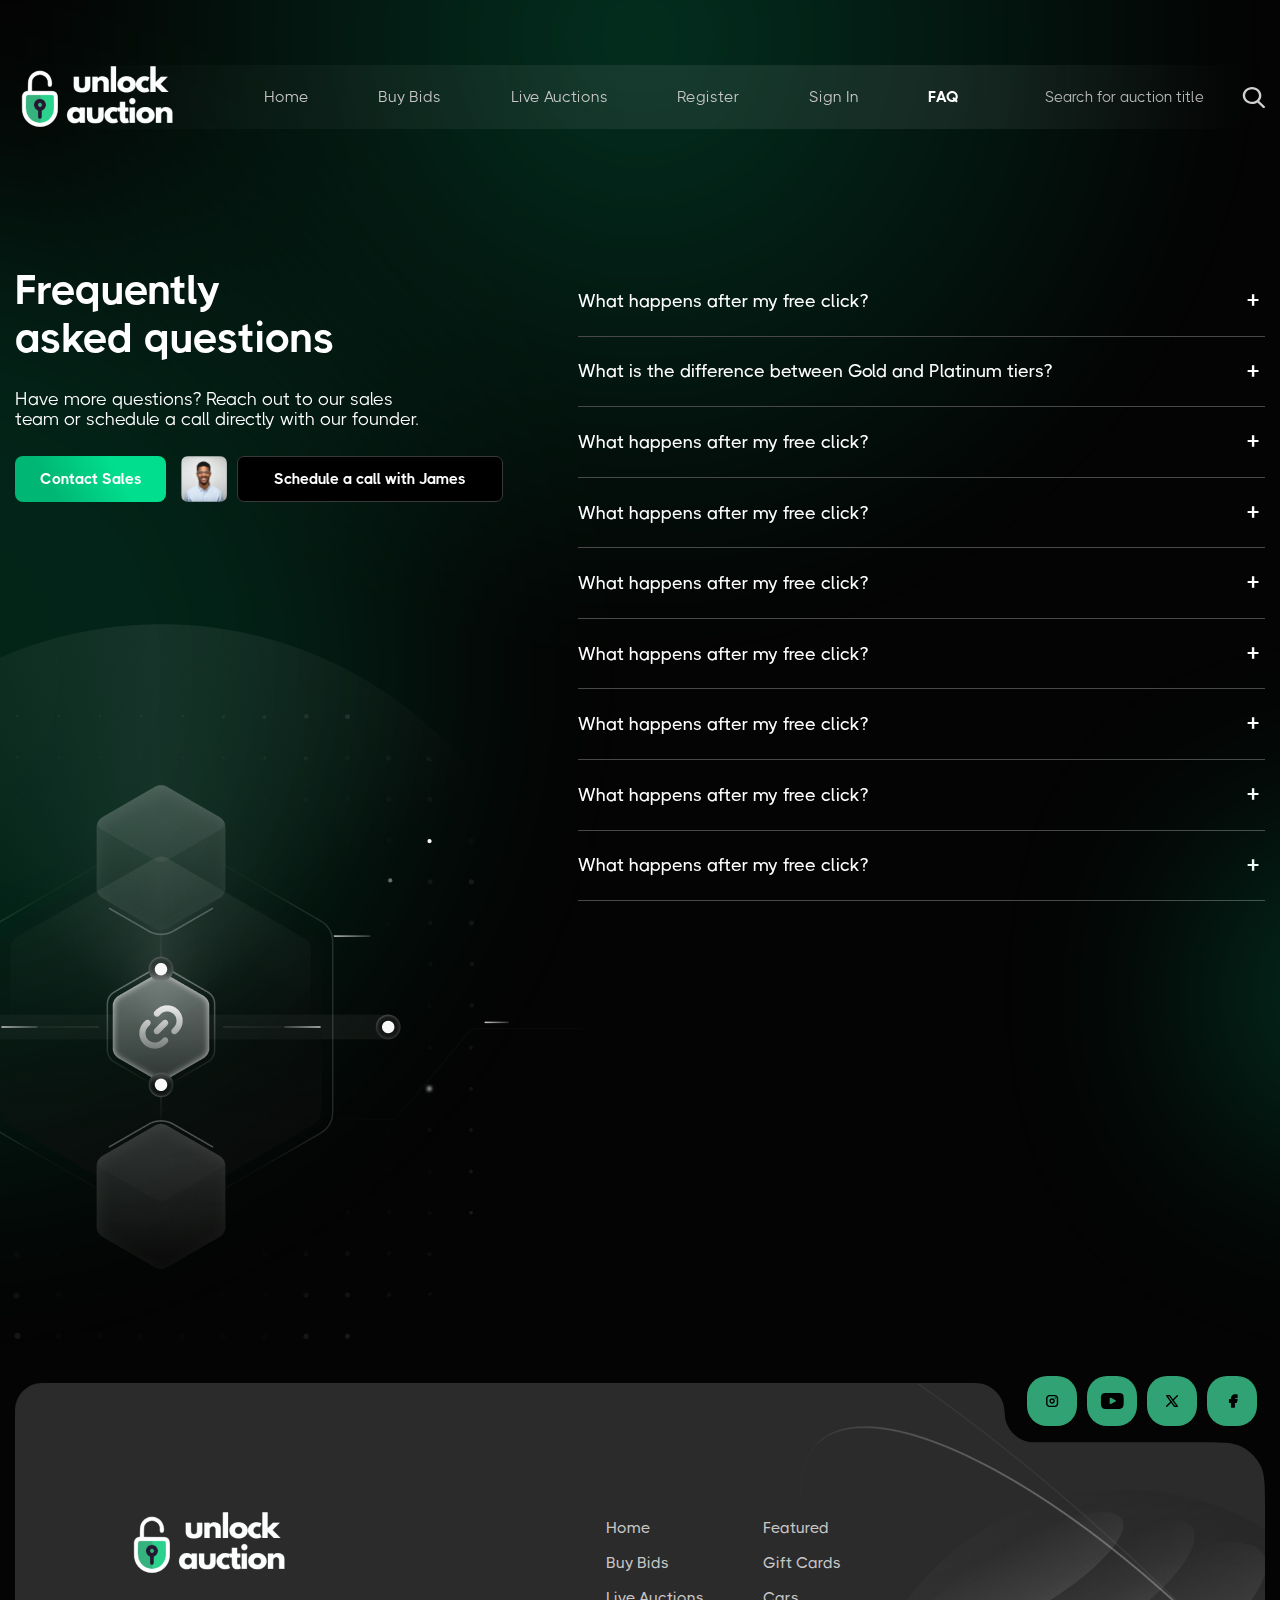
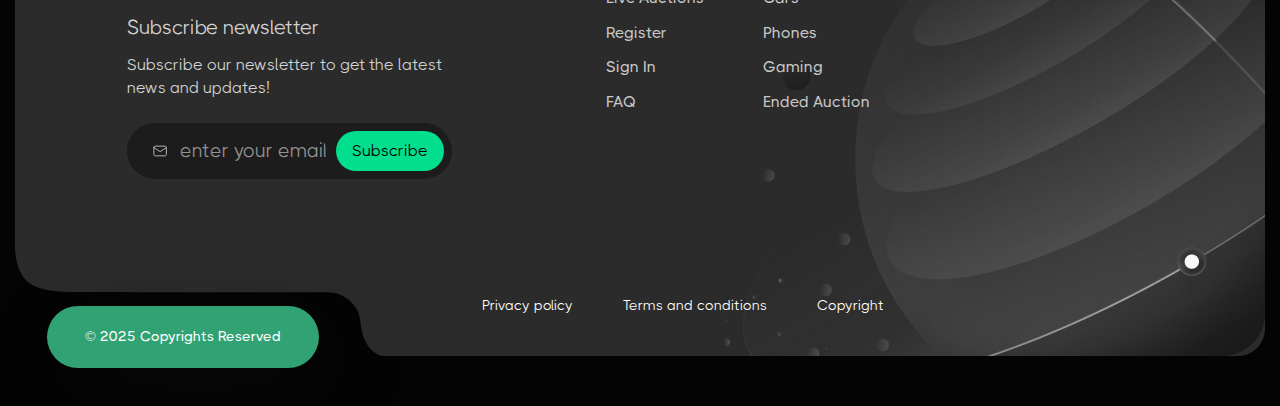
<file: faq.html>
<!DOCTYPE html>
<html lang="uk">
<head>
    <meta charset="UTF-8">
    <meta name="viewport" content="width=device-width, initial-scale=1.0">  
    <title>Frequently asked questions</title>
    <link rel="stylesheet" href="https://cdn.jsdelivr.net/npm/swiper@11/swiper-bundle.min.css">
    <link rel="stylesheet" href="css/style.css">
</head>
<body class="body faqPage-page"> 
    <header class="header">
        <div class="container">
            <div class="header__inner">
                <a class="header__logo" href="index.html">
                    <img src="img/footer-logo.png" alt="">
                </a>
                <nav class="header__menu">
                    <button class="header__menu-close">
                        <svg width="30px" height="30px" viewBox="0 0 24 24" fill="none" xmlns="http://www.w3.org/2000/svg">
                            <path fill-rule="evenodd" clip-rule="evenodd" d="M5.29289 5.29289C5.68342 4.90237 6.31658 4.90237 6.70711 5.29289L12 10.5858L17.2929 5.29289C17.6834 4.90237 18.3166 4.90237 18.7071 5.29289C19.0976 5.68342 19.0976 6.31658 18.7071 6.70711L13.4142 12L18.7071 17.2929C19.0976 17.6834 19.0976 18.3166 18.7071 18.7071C18.3166 19.0976 17.6834 19.0976 17.2929 18.7071L12 13.4142L6.70711 18.7071C6.31658 19.0976 5.68342 19.0976 5.29289 18.7071C4.90237 18.3166 4.90237 17.6834 5.29289 17.2929L10.5858 12L5.29289 6.70711C4.90237 6.31658 4.90237 5.68342 5.29289 5.29289Z" fill="#0F1729"/>
                        </svg>
                    </button>
                    <ul>
                        <li>
                            <a href="#">Home</a>
                        </li>
                        <li>
                            <a href="#">Buy Bids</a>
                        </li>
                        <li>
                            <a href="#">Live Auctions</a>
                        </li>
                        <li>
                            <a href="#">Register</a>
                        </li>
                        <li>
                            <a href="#">Sign In</a>
                        </li>
                        <li>
                            <a class="active" href="#">FAQ</a>
                        </li>
                    </ul>
                </nav>
                <form class="header__form" action="#">
                    <input class="header__form-input" type="search" name="search" id="search" placeholder="Search for auction title" required>
                    <button class="header__form-btn" type="submit">
                        <svg xmlns="http://www.w3.org/2000/svg" width="23" height="21" viewBox="0 0 23 21" fill="none">
                            <path d="M22.661 19.1277L17.1717 13.9295C18.5831 12.4018 19.3564 10.4797 19.3564 8.47874C19.3564 3.80364 15.1789 0 10.0443 0C4.90968 0 0.732178 3.80364 0.732178 8.47874C0.732178 13.1538 4.90968 16.9575 10.0443 16.9575C11.9719 16.9575 13.8088 16.4281 15.3793 15.4232L20.9103 20.6609C21.1415 20.8795 21.4525 21 21.7857 21C22.1011 21 22.4003 20.8905 22.6274 20.6914C23.11 20.2686 23.1254 19.5675 22.661 19.1277ZM10.0443 2.21185C13.8396 2.21185 16.9272 5.0231 16.9272 8.47874C16.9272 11.9344 13.8396 14.7456 10.0443 14.7456C6.249 14.7456 3.16143 11.9344 3.16143 8.47874C3.16143 5.0231 6.249 2.21185 10.0443 2.21185Z" fill="#D0D0D0"/>
                        </svg>
                    </button>
                </form>
                <button class="header__burger">
                    <svg width="30px" height="30px" viewBox="0 0 24 24" fill="none" xmlns="http://www.w3.org/2000/svg">
                        <path d="M4 18L20 18" stroke="#D0D0D0" stroke-width="2" stroke-linecap="round"/>
                        <path d="M4 12L20 12" stroke="#D0D0D0" stroke-width="2" stroke-linecap="round"/>
                        <path d="M4 6L20 6" stroke="#D0D0D0" stroke-width="2" stroke-linecap="round"/>
                    </svg>
                </button>
            </div>
        </div>
    </header>   
    <span class="header__menu-bg"></span>

    <main class="main">
        <section class="faqPage">
            <div class="container">
                <div class="faqPage__inner">
                    <div class="faqPage__bg">
                        <img src="img/faqPage/faqPage-bg.png" alt="">
                    </div>
                    <div class="faqPage__content">
                        <h1 class="faqPage__title">Frequently <br>asked questions</h1>
                        <p class="faqPage__descr">Have more questions? Reach out to our sales <br>team or schedule a call directly with our founder.</p>
                        <div class="faqPage__bottom">
                            <a class="faqPage__link btn" href="#">Contact Sales</a>
                            <div class="faqPage__box">
                                <div class="faqPage__image">
                                    <img src="img/faqPage/image.png" alt="">
                                </div>
                                <button class="faqPage__name">Schedule a call with James</button>
                            </div>
                        </div>
                    </div>
                    <div class="faqPage__block">
                        <div class="faqPage__item">
                            <h3>What happens after my free click?</h3>
                            <p>At Altra, we focus on creating bespoke designs that are not only visually stunning but also strategically aligned with your business goals. Our collaborative approach ensures that each project is personalized and effective.</p>
                        </div>
                        <div class="faqPage__item">
                            <h3>What is the difference between Gold and Platinum tiers?</h3>
                            <p>At Altra, we focus on creating bespoke designs that are not only visually stunning but also strategically aligned with your business goals. Our collaborative approach ensures that each project is personalized and effective.</p>
                        </div>
                        <div class="faqPage__item">
                            <h3>What happens after my free click?</h3>
                            <p>At Altra, we focus on creating bespoke designs that are not only visually stunning but also strategically aligned with your business goals. Our collaborative approach ensures that each project is personalized and effective.</p>
                        </div>
                        <div class="faqPage__item">
                            <h3>What happens after my free click?</h3>
                            <p>At Altra, we focus on creating bespoke designs that are not only visually stunning but also strategically aligned with your business goals. Our collaborative approach ensures that each project is personalized and effective.</p>
                        </div>
                        <div class="faqPage__item">
                            <h3>What happens after my free click?</h3>
                            <p>At Altra, we focus on creating bespoke designs that are not only visually stunning but also strategically aligned with your business goals. Our collaborative approach ensures that each project is personalized and effective.</p>
                        </div>
                        <div class="faqPage__item">
                            <h3>What happens after my free click?</h3>
                            <p>At Altra, we focus on creating bespoke designs that are not only visually stunning but also strategically aligned with your business goals. Our collaborative approach ensures that each project is personalized and effective.</p>
                        </div>
                        <div class="faqPage__item">
                            <h3>What happens after my free click?</h3>
                            <p>At Altra, we focus on creating bespoke designs that are not only visually stunning but also strategically aligned with your business goals. Our collaborative approach ensures that each project is personalized and effective.</p>
                        </div>
                        <div class="faqPage__item">
                            <h3>What happens after my free click?</h3>
                            <p>At Altra, we focus on creating bespoke designs that are not only visually stunning but also strategically aligned with your business goals. Our collaborative approach ensures that each project is personalized and effective.</p>
                        </div>
                        <div class="faqPage__item">
                            <h3>What happens after my free click?</h3>
                            <p>At Altra, we focus on creating bespoke designs that are not only visually stunning but also strategically aligned with your business goals. Our collaborative approach ensures that each project is personalized and effective.</p>
                        </div>
                    </div>
                </div>
            </div>
        </section>

    </main>

    <footer class="footer">
        <div class="container">
            <div class="footer__inner">
                <div class="footer__image">
                    <img src="img/footer-icon.png" alt="">
                </div>
                <div class="footer__top">
                    <a href="#" target="_blank">
                        <svg xmlns="http://www.w3.org/2000/svg" width="17" height="16" viewBox="0 0 17 16" fill="none">
                            <g clip-path="url(#clip0_48_10372)">
                              <path d="M2.80347 5.33332C2.80347 4.62608 3.08442 3.9478 3.58452 3.4477C4.08461 2.94761 4.76289 2.66666 5.47013 2.66666H10.8035C11.5107 2.66666 12.189 2.94761 12.6891 3.4477C13.1892 3.9478 13.4701 4.62608 13.4701 5.33332V10.6667C13.4701 11.3739 13.1892 12.0522 12.6891 12.5523C12.189 13.0524 11.5107 13.3333 10.8035 13.3333H5.47013C4.76289 13.3333 4.08461 13.0524 3.58452 12.5523C3.08442 12.0522 2.80347 11.3739 2.80347 10.6667V5.33332Z" stroke="black" stroke-width="1.4" stroke-linecap="round" stroke-linejoin="round"/>
                              <path d="M6.13672 8C6.13672 8.53043 6.34743 9.03914 6.7225 9.41421C7.09758 9.78929 7.60629 10 8.13672 10C8.66715 10 9.17586 9.78929 9.55093 9.41421C9.92601 9.03914 10.1367 8.53043 10.1367 8C10.1367 7.46957 9.92601 6.96086 9.55093 6.58579C9.17586 6.21071 8.66715 6 8.13672 6C7.60629 6 7.09758 6.21071 6.7225 6.58579C6.34743 6.96086 6.13672 7.46957 6.13672 8Z" stroke="black" stroke-width="1.4" stroke-linecap="round" stroke-linejoin="round"/>
                              <path d="M11.1367 5V5.00667" stroke="black" stroke-width="1.4" stroke-linecap="round" stroke-linejoin="round"/>
                            </g>
                            <defs>
                              <clipPath id="clip0_48_10372">
                                <rect width="16" height="16" fill="white" transform="translate(0.136719)"/>
                              </clipPath>
                            </defs>
                        </svg>
                    </a>
                    <a href="#" target="_blank">
                        <svg xmlns="http://www.w3.org/2000/svg" width="24" height="16" viewBox="0 0 24 16" fill="none">
                            <path d="M22.7893 1.37349C21.9686 0.397935 20.4534 0 17.5598 0H7.05585C4.09597 0 2.55513 0.423604 1.73755 1.46223C0.94043 2.47489 0.94043 3.96696 0.94043 6.03203V9.96804C0.94043 13.9687 1.88621 16 7.05585 16H17.5598C20.0692 16 21.4597 15.6489 22.3593 14.7879C23.2818 13.9051 23.6754 12.4636 23.6754 9.96804V6.03203C23.6754 3.85424 23.6137 2.35336 22.7893 1.37349ZM15.5364 8.54344L10.7666 11.0363C10.6599 11.092 10.5433 11.1197 10.4269 11.1197C10.295 11.1197 10.1634 11.0842 10.0469 11.0136C9.82746 10.8807 9.69347 10.6428 9.69347 10.3863V5.41657C9.69347 5.16047 9.82709 4.92286 10.0461 4.78982C10.2651 4.65678 10.5376 4.64769 10.7649 4.76577L15.5347 7.24256C15.7774 7.36855 15.9297 7.61908 15.9301 7.89241C15.9304 8.16596 15.7787 8.41686 15.5364 8.54344Z" fill="black"/>
                        </svg>
                    </a>
                    <a href="#" target="_blank">
                        <svg xmlns="http://www.w3.org/2000/svg" width="17" height="16" viewBox="0 0 17 16" fill="none">
                            <g clip-path="url(#clip0_48_10367)">
                              <path d="M2.68433 2.66666L10.5063 13.3333H13.351L5.52899 2.66666H2.68433Z" stroke="black" stroke-width="1.4" stroke-linecap="round" stroke-linejoin="round"/>
                              <path d="M2.68433 13.3333L7.19633 8.82132M8.83633 7.18132L13.351 2.66666" stroke="black" stroke-width="1.4" stroke-linecap="round" stroke-linejoin="round"/>
                            </g>
                            <defs>
                              <clipPath id="clip0_48_10367">
                                <rect width="16" height="16" fill="white" transform="translate(0.0175781)"/>
                              </clipPath>
                            </defs>
                        </svg>
                    </a>
                    <a href="#" target="_blank">
                        <svg xmlns="http://www.w3.org/2000/svg" width="17" height="16" viewBox="0 0 17 16" fill="none">
                            <g clip-path="url(#clip0_48_10365)">
                              <path d="M12.957 1.33334C13.1203 1.33337 13.2779 1.39331 13.3999 1.50182C13.522 1.61033 13.5999 1.75984 13.619 1.92201L13.6237 2.00001V4.66668C13.6237 4.82997 13.5637 4.98757 13.4552 5.10959C13.3467 5.23161 13.1972 5.30957 13.035 5.32868L12.957 5.33334H10.957V6.00001H12.957C13.0519 6.00005 13.1457 6.02034 13.2322 6.05955C13.3186 6.09875 13.3956 6.15595 13.4582 6.22733C13.5207 6.29871 13.5673 6.38262 13.5948 6.47344C13.6223 6.56427 13.6301 6.65993 13.6177 6.75401L13.6044 6.82868L12.9377 9.49534C12.9046 9.62701 12.8321 9.74544 12.7299 9.8348C12.6277 9.92415 12.5006 9.98016 12.3657 9.99534L12.2904 10H10.957V14C10.957 14.1633 10.8971 14.3209 10.7886 14.4429C10.68 14.5649 10.5305 14.6429 10.3684 14.662L10.2904 14.6667H7.6237C7.46041 14.6667 7.30281 14.6067 7.18078 14.4982C7.05876 14.3897 6.9808 14.2402 6.9617 14.078L6.95703 14V10H5.6237C5.46041 9.99999 5.30281 9.94004 5.18078 9.83153C5.05876 9.72303 4.9808 9.57351 4.9617 9.41134L4.95703 9.33334V6.66668C4.95705 6.50339 5.017 6.34579 5.12551 6.22376C5.23401 6.10174 5.38353 6.02378 5.5457 6.00468L5.6237 6.00001H6.95703V5.33334C6.95699 4.29842 7.35808 3.30377 8.07601 2.55836C8.79394 1.81295 9.77284 1.37482 10.807 1.33601L10.957 1.33334H12.957Z" fill="black"/>
                            </g>
                            <defs>
                              <clipPath id="clip0_48_10365">
                                <rect width="16" height="16" fill="white" transform="translate(0.957031)"/>
                              </clipPath>
                            </defs>
                        </svg>
                    </a>
                </div>
                <div class="footer__content">
                    <div class="footer__block">
                        <a class="footer__logo" href="index.html">
                            <img src="img/footer-logo.png" alt="">
                        </a>
                        <div class="footer__block-content">
                            <h3 class="footer__block-title">Subscribe newsletter</h3>
                            <p class="footer__block-descr">Subscribe our newsletter to get the latest news and updates!</p>
                            <form class="footer__form" action="#">
                                <label for="email">
                                    <svg xmlns="http://www.w3.org/2000/svg" width="21" height="20" viewBox="0 0 21 20" fill="none">
                                        <path d="M3.46191 5.83334C3.46191 5.39131 3.63751 4.96739 3.95007 4.65483C4.26263 4.34227 4.68655 4.16667 5.12858 4.16667H16.7952C17.2373 4.16667 17.6612 4.34227 17.9738 4.65483C18.2863 4.96739 18.4619 5.39131 18.4619 5.83334V14.1667C18.4619 14.6087 18.2863 15.0326 17.9738 15.3452C17.6612 15.6577 17.2373 15.8333 16.7952 15.8333H5.12858C4.68655 15.8333 4.26263 15.6577 3.95007 15.3452C3.63751 15.0326 3.46191 14.6087 3.46191 14.1667V5.83334Z" stroke="#B3B3B3" stroke-width="1.2" stroke-linecap="round" stroke-linejoin="round"/>
                                        <path d="M3.46191 5.83333L10.9619 10.8333L18.4619 5.83333" stroke="#B3B3B3" stroke-width="1.2" stroke-linecap="round" stroke-linejoin="round"/>
                                    </svg>
                                    <input type="email" id="email" placeholder="enter your email" required>
                                </label>
    
                                <button class="footer__form-btn" type="submit">Subscribe</button>
                            </form>
                        </div>
                    </div>
                    <div class="footer__menu">
                        <ul>
                            <li>
                                <a href="#">Home</a>
                            </li>
                            <li>
                                <a href="#">Buy Bids</a>
                            </li>
                            <li>
                                <a href="#">Live Auctions</a>
                            </li>
                            <li>
                                <a href="#">Register</a>
                            </li>
                            <li>
                                <a href="#">Sign In</a>
                            </li>
                            <li>
                                <a href="#">FAQ</a>
                            </li>
                        </ul>
                        <ul>
                            <li>
                                <a href="#">Featured</a>
                            </li>
                            <li>
                                <a href="#">Gift Cards</a>
                            </li>
                            <li>
                                <a href="#">Cars</a>
                            </li>
                            <li>
                                <a href="#">Phones</a>
                            </li>
                            <li>
                                <a href="#">Gaming</a>
                            </li>
                            <li>
                                <a href="#">Ended Auction</a>
                            </li>
                        </ul>
                    </div>
                </div>
                <p class="footer__copy">© 2025 Copyrights Reserved</p>
                <div class="footer__links">
                    <a href="#">Privacy policy</a>
                    <span></span>
                    <a href="#">Terms and conditions</a>
                    <span></span>
                    <a href="#">Copyright</a>
                </div>
            </div>
        </div>
    </footer>

    <script src="https://cdn.jsdelivr.net/npm/swiper@11/swiper-bundle.min.js"></script>
    <script src="js/script.js"></script>
    <script src="js/faq.js"></script>
</body>
</html>
</file>
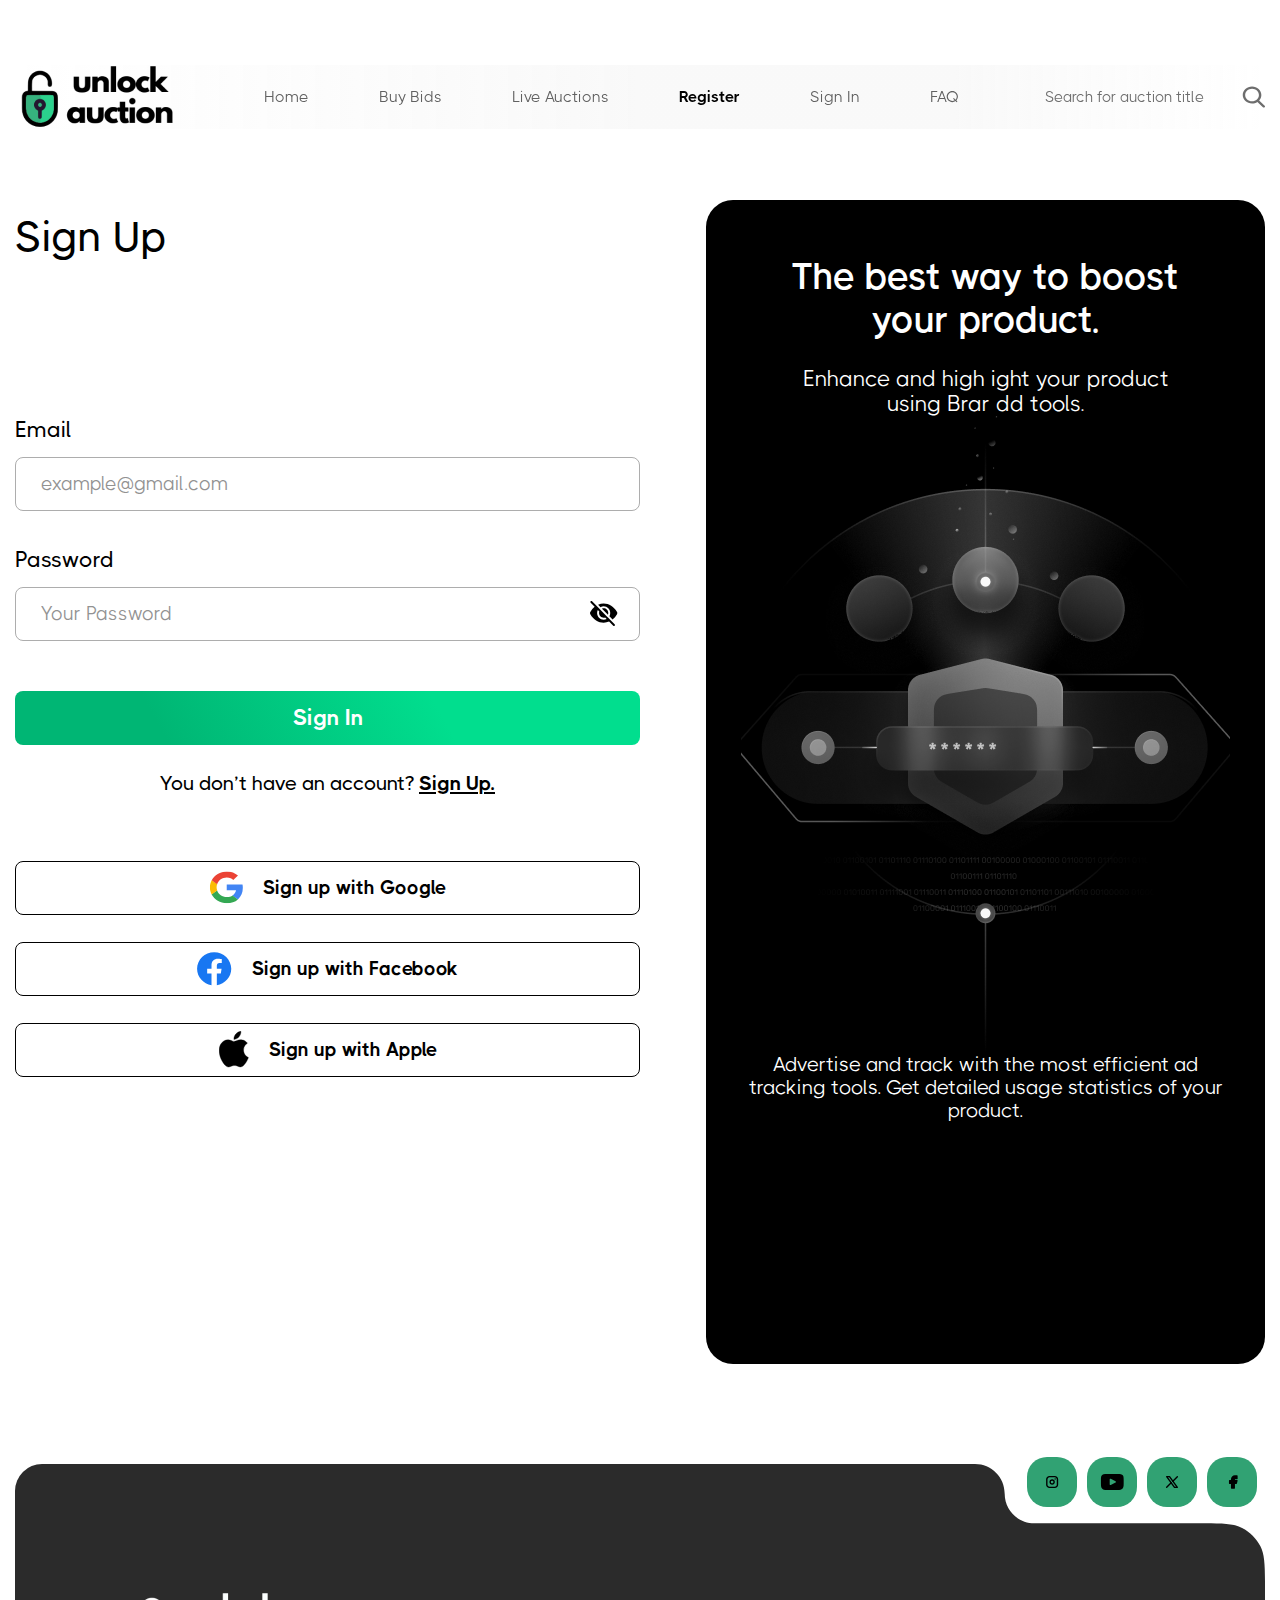
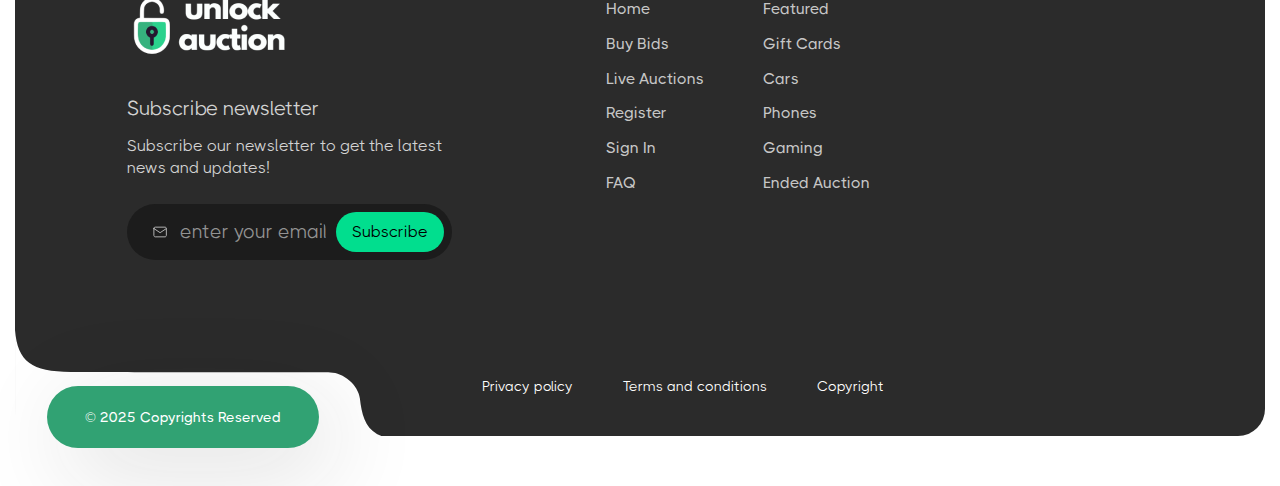
<file: login.html>
<!DOCTYPE html>
<html lang="uk">
<head>
    <meta charset="UTF-8">
    <meta name="viewport" content="width=device-width, initial-scale=1.0">  
    <title>Sign In</title>
    <link rel="stylesheet" href="https://cdn.jsdelivr.net/npm/swiper@11/swiper-bundle.min.css">
    <link rel="stylesheet" href="css/style.css">
</head>
<body class="body"> 
    <header class="header">
        <div class="container">
            <div class="header__inner">
                <a class="header__logo" href="index.html">
                    <img src="img/logo.png" alt="">
                </a>
                <nav class="header__menu">
                    <ul>
                        <li>
                            <a href="#">Home</a>
                        </li>
                        <li>
                            <a href="#">Buy Bids</a>
                        </li>
                        <li>
                            <a href="#">Live Auctions</a>
                        </li>
                        <li>
                            <a class="active" href="#">Register</a>
                        </li>
                        <li>
                            <a href="#">Sign In</a>
                        </li>
                        <li>
                            <a href="#">FAQ</a>
                        </li>
                    </ul>
                </nav>
                <form class="header__form" action="#">
                    <input class="header__form-input" type="search" name="search" id="search" placeholder="Search for auction title" required>
                    <button class="header__form-btn" type="submit">
                        <svg xmlns="http://www.w3.org/2000/svg" width="23" height="22" viewBox="0 0 23 22" fill="none">
                            <path d="M22.661 19.6277L17.1717 14.4295C18.5831 12.9018 19.3564 10.9797 19.3564 8.97874C19.3564 4.30364 15.1789 0.5 10.0443 0.5C4.90968 0.5 0.732178 4.30364 0.732178 8.97874C0.732178 13.6538 4.90968 17.4575 10.0443 17.4575C11.9719 17.4575 13.8088 16.9281 15.3793 15.9232L20.9103 21.1609C21.1415 21.3795 21.4525 21.5 21.7857 21.5C22.1011 21.5 22.4003 21.3905 22.6274 21.1914C23.11 20.7686 23.1254 20.0675 22.661 19.6277ZM10.0443 2.71185C13.8396 2.71185 16.9272 5.5231 16.9272 8.97874C16.9272 12.4344 13.8396 15.2456 10.0443 15.2456C6.249 15.2456 3.16143 12.4344 3.16143 8.97874C3.16143 5.5231 6.249 2.71185 10.0443 2.71185Z" fill="#6D6D6D"/>
                        </svg>
                    </button>
                </form>
                <button class="header__burger">
                    <svg width="30px" height="30px" viewBox="0 0 24 24" fill="none" xmlns="http://www.w3.org/2000/svg">
                        <path d="M4 18L20 18" stroke="#0F1729" stroke-width="2" stroke-linecap="round"/>
                        <path d="M4 12L20 12" stroke="#0F1729" stroke-width="2" stroke-linecap="round"/>
                        <path d="M4 6L20 6" stroke="#0F1729" stroke-width="2" stroke-linecap="round"/>
                    </svg>
                    <svg width="30px" height="30px" viewBox="0 0 24 24" fill="none" xmlns="http://www.w3.org/2000/svg">
                        <path fill-rule="evenodd" clip-rule="evenodd" d="M5.29289 5.29289C5.68342 4.90237 6.31658 4.90237 6.70711 5.29289L12 10.5858L17.2929 5.29289C17.6834 4.90237 18.3166 4.90237 18.7071 5.29289C19.0976 5.68342 19.0976 6.31658 18.7071 6.70711L13.4142 12L18.7071 17.2929C19.0976 17.6834 19.0976 18.3166 18.7071 18.7071C18.3166 19.0976 17.6834 19.0976 17.2929 18.7071L12 13.4142L6.70711 18.7071C6.31658 19.0976 5.68342 19.0976 5.29289 18.7071C4.90237 18.3166 4.90237 17.6834 5.29289 17.2929L10.5858 12L5.29289 6.70711C4.90237 6.31658 4.90237 5.68342 5.29289 5.29289Z" fill="#0F1729"/>
                    </svg>
                </button>
            </div>
        </div>
    </header>   

    <main class="main">
        <section class="userup">
            <div class="container">
                <div class="userup__inner">
                    <div class="userup__content">
                        <h1 class="userup__title">Sign Up</h1>
                        <div class="userup__content-inner">
                            <form class="userup__form">
                                <div class="userup__form-content">
                                    <div class="userup__item">
                                        <label for="email">Email</label>
                                        <input type="email" name="email" id="email" placeholder="example@gmail.com" required>
                                    </div>
                                    <div class="userup__item">
                                        <label for="password">Password</label>
                                        <span class="userup__item-password">
                                            <input type="password" name="password" id="password" placeholder="Your Password" required>
                                            <button type="button">
                                                <svg xmlns="http://www.w3.org/2000/svg" width="28" height="26" viewBox="0 0 28 26" fill="none">
                                                    <path fill-rule="evenodd" clip-rule="evenodd" d="M0.311625 13.1561C3.37122 18.4725 8.36368 21.6464 13.6649 21.6464C15.535 21.6464 17.3667 21.2513 19.0886 20.5065L23.2523 24.7614C23.6319 25.1492 24.2528 25.1492 24.6324 24.7614C25.0119 24.3735 25.0119 23.7389 24.6324 23.3511L20.9201 19.5575L18.2529 16.8319L16.8732 15.4222L10.3534 8.75967L8.97382 7.34987L6.28116 4.59827L2.06601 0.290869C1.68648 -0.096965 1.06545 -0.096965 0.685921 0.290869C0.306394 0.678702 0.306394 1.31328 0.685921 1.70111L4.65524 5.7573C2.97942 7.11502 1.49984 8.85599 0.311625 10.9203C-0.103875 11.6411 -0.103875 12.4351 0.311625 13.1561ZM16.6485 18.013C15.7529 18.4822 14.7387 18.7471 13.6649 18.7471C10.0448 18.7471 7.09978 15.7374 7.09978 12.038C7.09978 10.9409 7.35911 9.90452 7.81811 8.98934L9.302 10.5057C9.13986 10.9863 9.05174 11.5019 9.05174 12.0381C9.05174 14.6376 11.1213 16.7526 13.6649 16.7526C14.1897 16.7526 14.6943 16.6625 15.1646 16.4967L16.6485 18.013ZM22.5591 18.412L19.4407 15.2253C19.944 14.2766 20.2301 13.1908 20.2301 12.038C20.2301 8.33895 17.2851 5.32922 13.665 5.32922C12.5369 5.32922 11.4744 5.62161 10.546 6.13592L8.09708 3.63335C9.86081 2.84776 11.7425 2.43003 13.665 2.43003C18.9663 2.43003 23.9582 5.60388 27.0183 10.9203C27.4335 11.6411 27.4335 12.4351 27.0183 13.1561C25.803 15.2678 24.2826 17.041 22.5591 18.412ZM17.9725 13.725L12.0141 7.6362C12.527 7.43462 13.0835 7.32385 13.6649 7.32385C16.2085 7.32385 18.2781 9.4388 18.2781 12.038C18.2781 12.6322 18.1697 13.2009 17.9725 13.725Z" fill="black"/>
                                                </svg>
                                                <img src="img/view_show_icon.png" alt="">
                                            </button>
                                        </span>
                                    </div>
                                </div>
                                <button class="userup__form-btn btn" type="submit">Sign In</button>
                            </form>
                            <p class="userup__bottom-other">You don’t have an account? <a href="register.html">Sign Up.</a></p>
                            <div class="userup__bottom">
                                <div class="userup__bottom-buttons">
                                    <button class="userup__buttons-btn">
                                        <svg xmlns="http://www.w3.org/2000/svg" width="34" height="33" viewBox="0 0 34 33" fill="none">
                                            <g clip-path="url(#clip0_16_16489)">
                                              <path d="M33.8988 16.6944C33.8988 15.3881 33.7865 14.4348 33.5433 13.4463H17.7318V19.3423H27.0128C26.8258 20.8075 25.8153 23.0141 23.5699 24.4969L23.5384 24.6943L28.5377 28.348L28.8841 28.3806C32.065 25.6091 33.8988 21.5312 33.8988 16.6944Z" fill="#4285F4"/>
                                              <path d="M17.7327 32.2283C22.2796 32.2283 26.0968 30.816 28.885 28.38L23.5708 24.4962C22.1487 25.4318 20.24 26.085 17.7327 26.085C13.2793 26.085 9.49957 23.3136 8.15218 19.4829L7.95469 19.4987L2.75634 23.2941L2.68835 23.4724C5.45768 28.6623 11.1461 32.2283 17.7327 32.2283Z" fill="#34A853"/>
                                              <path d="M8.15221 19.4832C7.79669 18.4946 7.59094 17.4354 7.59094 16.3409C7.59094 15.2464 7.7967 14.1873 8.13351 13.1987L8.12409 12.9882L2.8606 9.13184L2.68838 9.20911C1.54701 11.3628 0.89209 13.7813 0.89209 16.3409C0.89209 18.9006 1.54701 21.319 2.68838 23.4726L8.15221 19.4832Z" fill="#FBBC05"/>
                                              <path d="M17.7327 6.59628C20.895 6.59628 23.0281 7.88493 24.2444 8.96183L28.9972 4.5839C26.0782 2.02424 22.2796 0.453125 17.7327 0.453125C11.1461 0.453125 5.45768 4.01898 2.68835 9.20888L8.13348 13.1985C9.49956 9.36782 13.2793 6.59628 17.7327 6.59628Z" fill="#EB4335"/>
                                            </g>
                                            <defs>
                                              <clipPath id="clip0_16_16489">
                                                <rect width="33.0234" height="31.8847" fill="white" transform="translate(0.89209 0.453125)"/>
                                              </clipPath>
                                            </defs>
                                        </svg>
                                        Sign up with Google
                                    </button>
                                    <button class="userup__buttons-btn">
                                        <svg xmlns="http://www.w3.org/2000/svg" width="35" height="34" viewBox="0 0 35 34" fill="none">
                                            <path d="M34.2505 16.7777C34.2505 7.60282 26.603 0.165039 17.1695 0.165039C7.7359 0.165039 0.0883789 7.60269 0.0883789 16.7777C0.0883789 25.0694 6.33472 31.9423 14.5005 33.1885V21.5797H10.1635V16.7777H14.5005V13.1177C14.5005 8.95415 17.0507 6.65434 20.9523 6.65434C22.8212 6.65434 24.7759 6.97881 24.7759 6.97881V11.0671H22.6221C20.5 11.0671 19.8384 12.3477 19.8384 13.6615V16.7777H24.5757L23.8184 21.5797H19.8384V33.1885C28.0042 31.9423 34.2505 25.0696 34.2505 16.7777Z" fill="#1877F2"/>
                                        </svg>
                                        Sign up with Facebook
                                    </button>
                                    <button class="userup__buttons-btn">
                                        <svg xmlns="http://www.w3.org/2000/svg" width="30" height="37" viewBox="0 0 30 37" fill="none">
                                            <path d="M21.991 8.74323L21.991 8.74353L22.0011 8.74395C23.1485 8.79069 26.3235 9.20179 28.4219 12.1361C27.6802 12.6117 24.5217 14.8612 24.5622 19.1028C24.6107 24.1712 28.5927 26.1833 29.4061 26.5419C29.2197 27.1241 28.4811 29.2937 26.9593 31.5305C26.199 32.6403 25.4368 33.7302 24.5602 34.5502C23.6868 35.3672 22.7118 35.9048 21.5265 35.9279C20.3737 35.9486 19.6064 35.6161 18.7788 35.2574L18.7252 35.2342C17.872 34.8647 16.955 34.4804 15.5296 34.4804C14.1065 34.4804 13.1701 34.8401 12.3095 35.2046C12.2495 35.23 12.1899 35.2554 12.1306 35.2807C11.3427 35.6166 10.6071 35.9303 9.5669 35.9718C8.43271 36.0154 7.42123 35.4497 6.49151 34.5777C5.56146 33.7054 4.73401 32.5464 3.9676 31.4418C2.41765 29.2049 1.0484 26.0374 0.465315 22.7409C-0.118 19.4431 0.0888426 16.0371 1.66346 13.3063L1.66348 13.3063C3.22852 10.5901 6.02349 8.87477 9.04933 8.83179L9.05037 8.83177C10.1878 8.80838 11.3011 9.19132 12.3275 9.59191C12.4629 9.64476 12.5972 9.69806 12.7299 9.75072C13.0953 9.89578 13.4485 10.036 13.7796 10.1485C14.2307 10.3018 14.6597 10.4108 15.0471 10.4108C15.4379 10.4108 15.8996 10.2792 16.3995 10.1C16.676 10.0009 16.9773 9.88202 17.2921 9.75785C17.5428 9.65897 17.802 9.55671 18.0641 9.45836C19.2669 9.00697 20.6168 8.60261 21.991 8.74323Z" fill="black" stroke="black" stroke-width="0.330101"/>
                                            <path d="M20.0256 5.85585L20.0255 5.85589C18.8096 7.32852 16.8342 8.47036 14.9141 8.37946C14.7023 6.39509 15.6856 4.32933 16.817 3.02059L16.8178 3.01968C18.0658 1.55466 20.1512 0.456527 21.8985 0.327666C22.0681 2.35385 21.2446 4.38036 20.0256 5.85585Z" fill="black" stroke="black" stroke-width="0.330101"/>
                                        </svg>
                                        Sign up with Apple
                                    </button>
                                </div>
                            </div>
                        </div>
                    </div>
                    <div class="userup__block">
                        <h3 class="userup__block-title">The best way to boost <br>your product.</h3>
                        <p class="userup__block-name">Enhance and high ight your product <br>using Brar dd tools.</p>
                        <div class="userup__block-image">
                            <img src="img/userup.png" alt="">
                        </div>
                        <p class="userup__block-descr">Advertise and track with the most efficient ad tracking tools. Get detailed usage statistics of your product.</p>
                    </div>
                </div>
            </div>
        </section>

    </main>

    <footer class="footer">
        <div class="container">
            <div class="footer__inner">
                <div class="footer__top">
                    <a href="#" target="_blank">
                        <svg xmlns="http://www.w3.org/2000/svg" width="17" height="16" viewBox="0 0 17 16" fill="none">
                            <g clip-path="url(#clip0_48_10372)">
                              <path d="M2.80347 5.33332C2.80347 4.62608 3.08442 3.9478 3.58452 3.4477C4.08461 2.94761 4.76289 2.66666 5.47013 2.66666H10.8035C11.5107 2.66666 12.189 2.94761 12.6891 3.4477C13.1892 3.9478 13.4701 4.62608 13.4701 5.33332V10.6667C13.4701 11.3739 13.1892 12.0522 12.6891 12.5523C12.189 13.0524 11.5107 13.3333 10.8035 13.3333H5.47013C4.76289 13.3333 4.08461 13.0524 3.58452 12.5523C3.08442 12.0522 2.80347 11.3739 2.80347 10.6667V5.33332Z" stroke="black" stroke-width="1.4" stroke-linecap="round" stroke-linejoin="round"/>
                              <path d="M6.13672 8C6.13672 8.53043 6.34743 9.03914 6.7225 9.41421C7.09758 9.78929 7.60629 10 8.13672 10C8.66715 10 9.17586 9.78929 9.55093 9.41421C9.92601 9.03914 10.1367 8.53043 10.1367 8C10.1367 7.46957 9.92601 6.96086 9.55093 6.58579C9.17586 6.21071 8.66715 6 8.13672 6C7.60629 6 7.09758 6.21071 6.7225 6.58579C6.34743 6.96086 6.13672 7.46957 6.13672 8Z" stroke="black" stroke-width="1.4" stroke-linecap="round" stroke-linejoin="round"/>
                              <path d="M11.1367 5V5.00667" stroke="black" stroke-width="1.4" stroke-linecap="round" stroke-linejoin="round"/>
                            </g>
                            <defs>
                              <clipPath id="clip0_48_10372">
                                <rect width="16" height="16" fill="white" transform="translate(0.136719)"/>
                              </clipPath>
                            </defs>
                        </svg>
                    </a>
                    <a href="#" target="_blank">
                        <svg xmlns="http://www.w3.org/2000/svg" width="24" height="16" viewBox="0 0 24 16" fill="none">
                            <path d="M22.7893 1.37349C21.9686 0.397935 20.4534 0 17.5598 0H7.05585C4.09597 0 2.55513 0.423604 1.73755 1.46223C0.94043 2.47489 0.94043 3.96696 0.94043 6.03203V9.96804C0.94043 13.9687 1.88621 16 7.05585 16H17.5598C20.0692 16 21.4597 15.6489 22.3593 14.7879C23.2818 13.9051 23.6754 12.4636 23.6754 9.96804V6.03203C23.6754 3.85424 23.6137 2.35336 22.7893 1.37349ZM15.5364 8.54344L10.7666 11.0363C10.6599 11.092 10.5433 11.1197 10.4269 11.1197C10.295 11.1197 10.1634 11.0842 10.0469 11.0136C9.82746 10.8807 9.69347 10.6428 9.69347 10.3863V5.41657C9.69347 5.16047 9.82709 4.92286 10.0461 4.78982C10.2651 4.65678 10.5376 4.64769 10.7649 4.76577L15.5347 7.24256C15.7774 7.36855 15.9297 7.61908 15.9301 7.89241C15.9304 8.16596 15.7787 8.41686 15.5364 8.54344Z" fill="black"/>
                        </svg>
                    </a>
                    <a href="#" target="_blank">
                        <svg xmlns="http://www.w3.org/2000/svg" width="17" height="16" viewBox="0 0 17 16" fill="none">
                            <g clip-path="url(#clip0_48_10367)">
                              <path d="M2.68433 2.66666L10.5063 13.3333H13.351L5.52899 2.66666H2.68433Z" stroke="black" stroke-width="1.4" stroke-linecap="round" stroke-linejoin="round"/>
                              <path d="M2.68433 13.3333L7.19633 8.82132M8.83633 7.18132L13.351 2.66666" stroke="black" stroke-width="1.4" stroke-linecap="round" stroke-linejoin="round"/>
                            </g>
                            <defs>
                              <clipPath id="clip0_48_10367">
                                <rect width="16" height="16" fill="white" transform="translate(0.0175781)"/>
                              </clipPath>
                            </defs>
                        </svg>
                    </a>
                    <a href="#" target="_blank">
                        <svg xmlns="http://www.w3.org/2000/svg" width="17" height="16" viewBox="0 0 17 16" fill="none">
                            <g clip-path="url(#clip0_48_10365)">
                              <path d="M12.957 1.33334C13.1203 1.33337 13.2779 1.39331 13.3999 1.50182C13.522 1.61033 13.5999 1.75984 13.619 1.92201L13.6237 2.00001V4.66668C13.6237 4.82997 13.5637 4.98757 13.4552 5.10959C13.3467 5.23161 13.1972 5.30957 13.035 5.32868L12.957 5.33334H10.957V6.00001H12.957C13.0519 6.00005 13.1457 6.02034 13.2322 6.05955C13.3186 6.09875 13.3956 6.15595 13.4582 6.22733C13.5207 6.29871 13.5673 6.38262 13.5948 6.47344C13.6223 6.56427 13.6301 6.65993 13.6177 6.75401L13.6044 6.82868L12.9377 9.49534C12.9046 9.62701 12.8321 9.74544 12.7299 9.8348C12.6277 9.92415 12.5006 9.98016 12.3657 9.99534L12.2904 10H10.957V14C10.957 14.1633 10.8971 14.3209 10.7886 14.4429C10.68 14.5649 10.5305 14.6429 10.3684 14.662L10.2904 14.6667H7.6237C7.46041 14.6667 7.30281 14.6067 7.18078 14.4982C7.05876 14.3897 6.9808 14.2402 6.9617 14.078L6.95703 14V10H5.6237C5.46041 9.99999 5.30281 9.94004 5.18078 9.83153C5.05876 9.72303 4.9808 9.57351 4.9617 9.41134L4.95703 9.33334V6.66668C4.95705 6.50339 5.017 6.34579 5.12551 6.22376C5.23401 6.10174 5.38353 6.02378 5.5457 6.00468L5.6237 6.00001H6.95703V5.33334C6.95699 4.29842 7.35808 3.30377 8.07601 2.55836C8.79394 1.81295 9.77284 1.37482 10.807 1.33601L10.957 1.33334H12.957Z" fill="black"/>
                            </g>
                            <defs>
                              <clipPath id="clip0_48_10365">
                                <rect width="16" height="16" fill="white" transform="translate(0.957031)"/>
                              </clipPath>
                            </defs>
                        </svg>
                    </a>
                </div>
                <div class="footer__content">
                    <div class="footer__block">
                        <a class="footer__logo" href="index.html">
                            <img src="img/footer-logo.png" alt="">
                        </a>
                        <div class="footer__block-content">
                            <h3 class="footer__block-title">Subscribe newsletter</h3>
                            <p class="footer__block-descr">Subscribe our newsletter to get the latest news and updates!</p>
                            <form class="footer__form" action="#">
                                <label for="email">
                                    <svg xmlns="http://www.w3.org/2000/svg" width="21" height="20" viewBox="0 0 21 20" fill="none">
                                        <path d="M3.46191 5.83334C3.46191 5.39131 3.63751 4.96739 3.95007 4.65483C4.26263 4.34227 4.68655 4.16667 5.12858 4.16667H16.7952C17.2373 4.16667 17.6612 4.34227 17.9738 4.65483C18.2863 4.96739 18.4619 5.39131 18.4619 5.83334V14.1667C18.4619 14.6087 18.2863 15.0326 17.9738 15.3452C17.6612 15.6577 17.2373 15.8333 16.7952 15.8333H5.12858C4.68655 15.8333 4.26263 15.6577 3.95007 15.3452C3.63751 15.0326 3.46191 14.6087 3.46191 14.1667V5.83334Z" stroke="#B3B3B3" stroke-width="1.2" stroke-linecap="round" stroke-linejoin="round"/>
                                        <path d="M3.46191 5.83333L10.9619 10.8333L18.4619 5.83333" stroke="#B3B3B3" stroke-width="1.2" stroke-linecap="round" stroke-linejoin="round"/>
                                    </svg>
                                    <input type="email" id="email" placeholder="enter your email" required>
                                </label>
    
                                <button class="footer__form-btn" type="submit">Subscribe</button>
                            </form>
                        </div>
                    </div>
                    <div class="footer__menu">
                        <ul>
                            <li>
                                <a href="#">Home</a>
                            </li>
                            <li>
                                <a href="#">Buy Bids</a>
                            </li>
                            <li>
                                <a href="#">Live Auctions</a>
                            </li>
                            <li>
                                <a href="#">Register</a>
                            </li>
                            <li>
                                <a href="#">Sign In</a>
                            </li>
                            <li>
                                <a href="#">FAQ</a>
                            </li>
                        </ul>
                        <ul>
                            <li>
                                <a href="#">Featured</a>
                            </li>
                            <li>
                                <a href="#">Gift Cards</a>
                            </li>
                            <li>
                                <a href="#">Cars</a>
                            </li>
                            <li>
                                <a href="#">Phones</a>
                            </li>
                            <li>
                                <a href="#">Gaming</a>
                            </li>
                            <li>
                                <a href="#">Ended Auction</a>
                            </li>
                        </ul>
                    </div>
                </div>
                <p class="footer__copy">© 2025 Copyrights Reserved</p>
                <div class="footer__links">
                    <a href="#">Privacy policy</a>
                    <span></span>
                    <a href="#">Terms and conditions</a>
                    <span></span>
                    <a href="#">Copyright</a>
                </div>
            </div>
        </div>
    </footer>

    <script src="https://cdn.jsdelivr.net/npm/swiper@11/swiper-bundle.min.js"></script>
    <script src="js/script.js"></script>
    <script src="js/userup.js"></script>
</body>
</html>
</file>
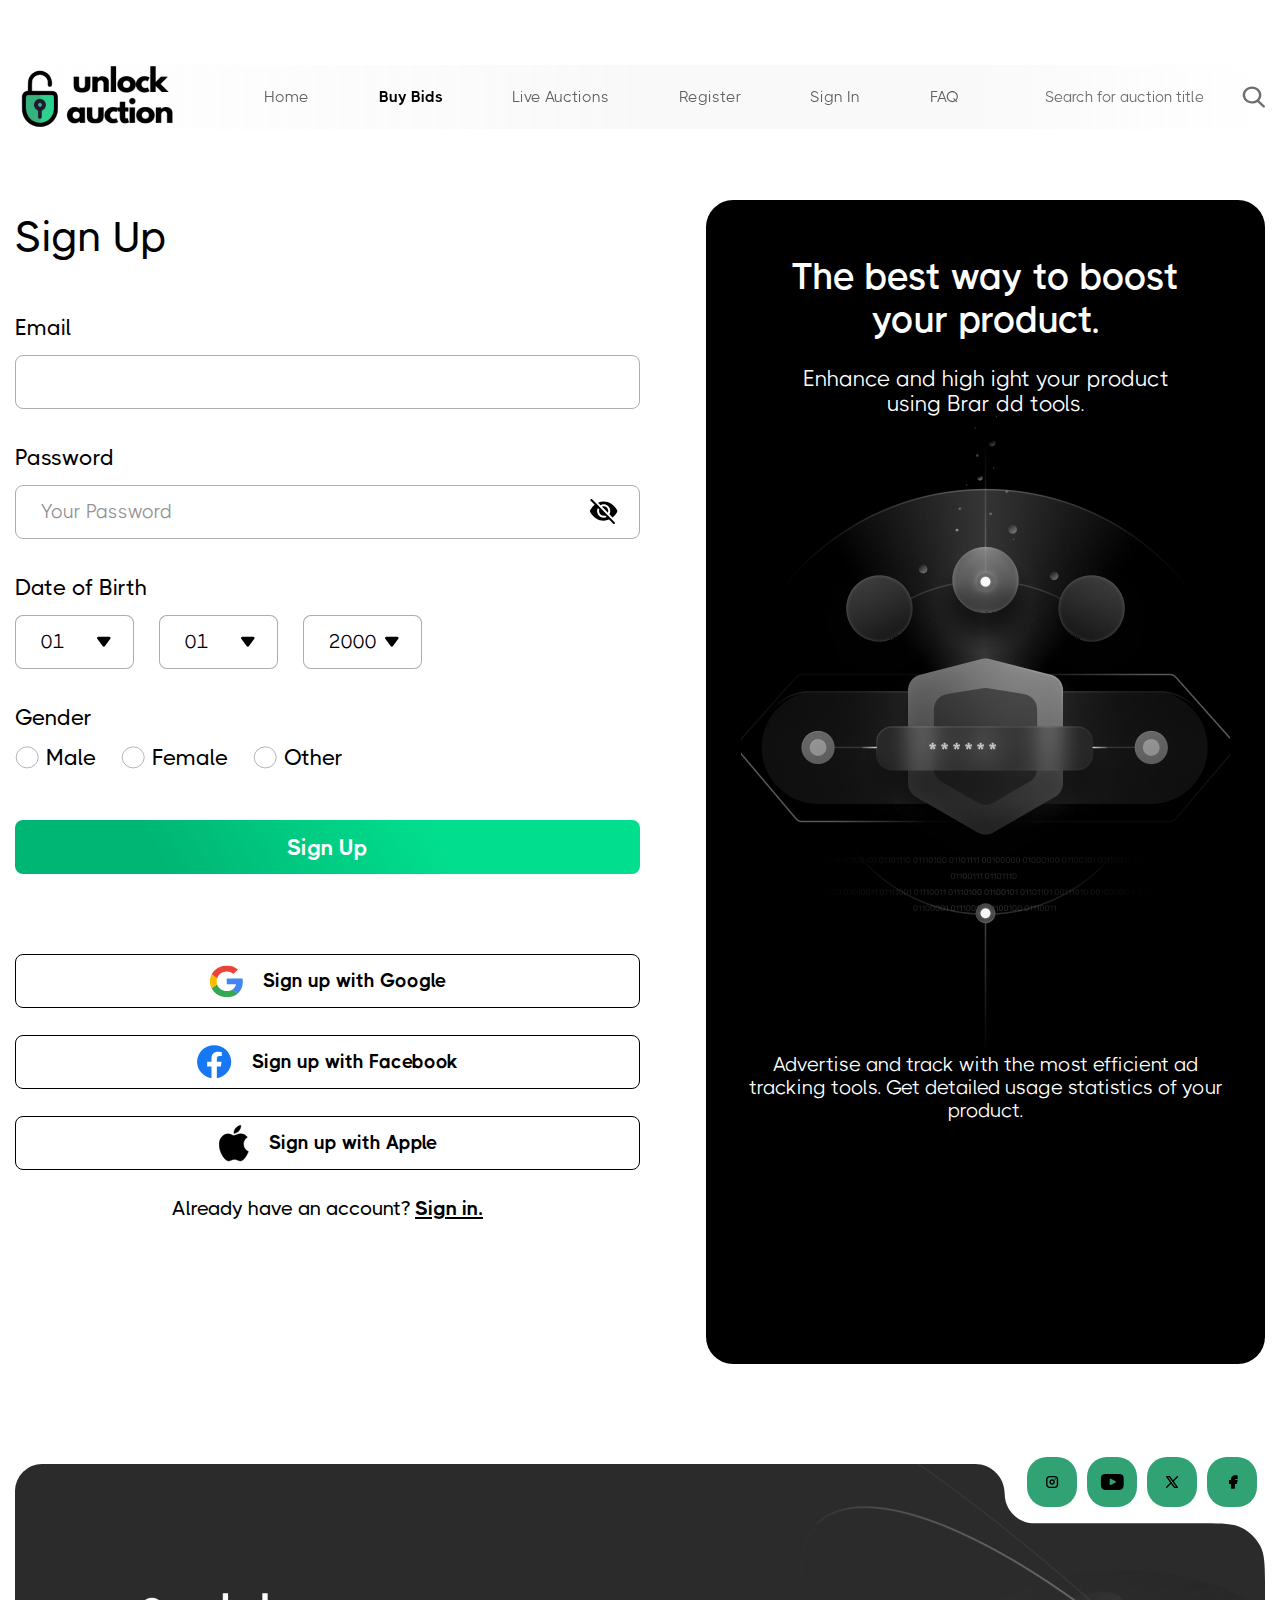
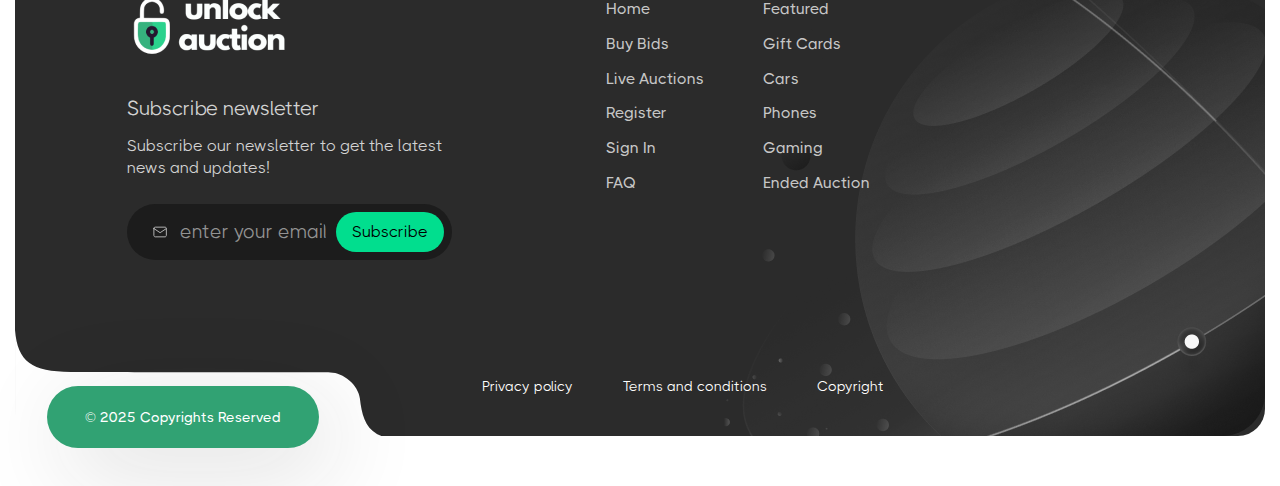
<file: register.html>
<!DOCTYPE html>
<html lang="uk">
<head>
    <meta charset="UTF-8">
    <meta name="viewport" content="width=device-width, initial-scale=1.0">  
    <title>Sign Up</title>
    <link rel="stylesheet" href="https://cdn.jsdelivr.net/npm/swiper@11/swiper-bundle.min.css">
    <link rel="stylesheet" href="css/style.css">
</head>
<body class="body"> 
    <header class="header">
        <div class="container">
            <div class="header__inner">
                <a class="header__logo" href="index.html">
                    <img src="img/logo.png" alt="">
                </a>
                <nav class="header__menu">
                    <button class="header__menu-close">
                        <svg width="30px" height="30px" viewBox="0 0 24 24" fill="none" xmlns="http://www.w3.org/2000/svg">
                            <path fill-rule="evenodd" clip-rule="evenodd" d="M5.29289 5.29289C5.68342 4.90237 6.31658 4.90237 6.70711 5.29289L12 10.5858L17.2929 5.29289C17.6834 4.90237 18.3166 4.90237 18.7071 5.29289C19.0976 5.68342 19.0976 6.31658 18.7071 6.70711L13.4142 12L18.7071 17.2929C19.0976 17.6834 19.0976 18.3166 18.7071 18.7071C18.3166 19.0976 17.6834 19.0976 17.2929 18.7071L12 13.4142L6.70711 18.7071C6.31658 19.0976 5.68342 19.0976 5.29289 18.7071C4.90237 18.3166 4.90237 17.6834 5.29289 17.2929L10.5858 12L5.29289 6.70711C4.90237 6.31658 4.90237 5.68342 5.29289 5.29289Z" fill="#0F1729"/>
                        </svg>
                    </button>
                    <ul>
                        <li>
                            <a href="#">Home</a>
                        </li>
                        <li>
                            <a class="active" href="#">Buy Bids</a>
                        </li>
                        <li>
                            <a href="#">Live Auctions</a>
                        </li>
                        <li>
                            <a href="#">Register</a>
                        </li>
                        <li>
                            <a href="#">Sign In</a>
                        </li>
                        <li>
                            <a href="#">FAQ</a>
                        </li>
                    </ul>
                </nav>
                <form class="header__form" action="#">
                    <input class="header__form-input" type="search" name="search" id="search" placeholder="Search for auction title" required>
                    <button class="header__form-btn" type="submit">
                        <svg xmlns="http://www.w3.org/2000/svg" width="23" height="22" viewBox="0 0 23 22" fill="none">
                            <path d="M22.661 19.6277L17.1717 14.4295C18.5831 12.9018 19.3564 10.9797 19.3564 8.97874C19.3564 4.30364 15.1789 0.5 10.0443 0.5C4.90968 0.5 0.732178 4.30364 0.732178 8.97874C0.732178 13.6538 4.90968 17.4575 10.0443 17.4575C11.9719 17.4575 13.8088 16.9281 15.3793 15.9232L20.9103 21.1609C21.1415 21.3795 21.4525 21.5 21.7857 21.5C22.1011 21.5 22.4003 21.3905 22.6274 21.1914C23.11 20.7686 23.1254 20.0675 22.661 19.6277ZM10.0443 2.71185C13.8396 2.71185 16.9272 5.5231 16.9272 8.97874C16.9272 12.4344 13.8396 15.2456 10.0443 15.2456C6.249 15.2456 3.16143 12.4344 3.16143 8.97874C3.16143 5.5231 6.249 2.71185 10.0443 2.71185Z" fill="#6D6D6D"/>
                        </svg>
                    </button>
                </form>
                <button class="header__burger">
                    <svg width="30px" height="30px" viewBox="0 0 24 24" fill="none" xmlns="http://www.w3.org/2000/svg">
                        <path d="M4 18L20 18" stroke="#0F1729" stroke-width="2" stroke-linecap="round"/>
                        <path d="M4 12L20 12" stroke="#0F1729" stroke-width="2" stroke-linecap="round"/>
                        <path d="M4 6L20 6" stroke="#0F1729" stroke-width="2" stroke-linecap="round"/>
                    </svg>
                </button>
            </div>
        </div>
    </header>   
    <span class="header__menu-bg"></span>

    <main class="main">
        <section class="userup">
            <div class="container">
                <div class="userup__inner">
                    <div class="userup__content">
                        <h1 class="userup__title">Sign Up</h1>
                        <form class="userup__form">
                            <div class="userup__form-content">
                                <div class="userup__item">
                                    <label for="email">Email</label>
                                    <input type="email" name="email" id="email" placeholder="">
                                </div>
                                <div class="userup__item">
                                    <label for="password">Password</label>
                                    <span class="userup__item-password">
                                        <input type="password" name="password" id="password" placeholder="Your Password" required>
                                        <button type="button">
                                            <svg xmlns="http://www.w3.org/2000/svg" width="28" height="26" viewBox="0 0 28 26" fill="none">
                                                <path fill-rule="evenodd" clip-rule="evenodd" d="M0.311625 13.1561C3.37122 18.4725 8.36368 21.6464 13.6649 21.6464C15.535 21.6464 17.3667 21.2513 19.0886 20.5065L23.2523 24.7614C23.6319 25.1492 24.2528 25.1492 24.6324 24.7614C25.0119 24.3735 25.0119 23.7389 24.6324 23.3511L20.9201 19.5575L18.2529 16.8319L16.8732 15.4222L10.3534 8.75967L8.97382 7.34987L6.28116 4.59827L2.06601 0.290869C1.68648 -0.096965 1.06545 -0.096965 0.685921 0.290869C0.306394 0.678702 0.306394 1.31328 0.685921 1.70111L4.65524 5.7573C2.97942 7.11502 1.49984 8.85599 0.311625 10.9203C-0.103875 11.6411 -0.103875 12.4351 0.311625 13.1561ZM16.6485 18.013C15.7529 18.4822 14.7387 18.7471 13.6649 18.7471C10.0448 18.7471 7.09978 15.7374 7.09978 12.038C7.09978 10.9409 7.35911 9.90452 7.81811 8.98934L9.302 10.5057C9.13986 10.9863 9.05174 11.5019 9.05174 12.0381C9.05174 14.6376 11.1213 16.7526 13.6649 16.7526C14.1897 16.7526 14.6943 16.6625 15.1646 16.4967L16.6485 18.013ZM22.5591 18.412L19.4407 15.2253C19.944 14.2766 20.2301 13.1908 20.2301 12.038C20.2301 8.33895 17.2851 5.32922 13.665 5.32922C12.5369 5.32922 11.4744 5.62161 10.546 6.13592L8.09708 3.63335C9.86081 2.84776 11.7425 2.43003 13.665 2.43003C18.9663 2.43003 23.9582 5.60388 27.0183 10.9203C27.4335 11.6411 27.4335 12.4351 27.0183 13.1561C25.803 15.2678 24.2826 17.041 22.5591 18.412ZM17.9725 13.725L12.0141 7.6362C12.527 7.43462 13.0835 7.32385 13.6649 7.32385C16.2085 7.32385 18.2781 9.4388 18.2781 12.038C18.2781 12.6322 18.1697 13.2009 17.9725 13.725Z" fill="black"/>
                                            </svg>
                                            <img src="img/view_show_icon.png" alt="">
                                        </button>
                                    </span>
                                </div>
                                <div class="userup__item">
                                    <label for="dateofbirth">Date of Birth</label>
                                    <div class="userup__item-box userup__item-dateofbirth">
                                        <select name="mounth" id="dateofbirth">
                                            <option value="01">01</option>
                                            <option value="02">02</option>
                                            <option value="03">03</option>
                                            <option value="04">04</option>
                                            <option value="05">05</option>
                                            <option value="06">06</option>
                                        </select>
                                        <select name="date" id="dateofbirth">
                                            <option value="01">01</option>
                                            <option value="02">02</option>
                                            <option value="03">03</option>
                                            <option value="04">04</option>
                                            <option value="05">05</option>
                                            <option value="06">06</option>
                                        </select>
                                        <select name="year" id="dateofbirth">
                                            <option value="2000">2000</option>
                                            <option value="2001">2001</option>
                                            <option value="2002">2002</option>
                                            <option value="2003">2003</option>
                                            <option value="2004">2004</option>
                                            <option value="2005">2005</option>
                                        </select>
                                    </div>
                                </div>
                                <div class="userup__item">
                                    <label for="gender">Gender</label>
                                    <div class="userup__item-box userup__item-gender">
                                        <label>
                                            <input type="radio" name="Gender" value="Male">
                                            <span>Male</span>
                                        </label>
                                        <label>
                                            <input type="radio" name="Gender" value="Male">
                                            <span>Female</span>
                                        </label>
                                        <label>
                                            <input type="radio" name="Gender" value="Male">
                                            <span>Other</span>
                                        </label>
                                    </div>
                                </div>
                            </div>
                            <button class="userup__form-btn btn" type="submit">Sign Up</button>
                        </form>
                        <div class="userup__bottom">
                            <div class="userup__bottom-buttons">
                                <button class="userup__buttons-btn">
                                    <svg xmlns="http://www.w3.org/2000/svg" width="34" height="33" viewBox="0 0 34 33" fill="none">
                                        <g clip-path="url(#clip0_16_16489)">
                                          <path d="M33.8988 16.6944C33.8988 15.3881 33.7865 14.4348 33.5433 13.4463H17.7318V19.3423H27.0128C26.8258 20.8075 25.8153 23.0141 23.5699 24.4969L23.5384 24.6943L28.5377 28.348L28.8841 28.3806C32.065 25.6091 33.8988 21.5312 33.8988 16.6944Z" fill="#4285F4"/>
                                          <path d="M17.7327 32.2283C22.2796 32.2283 26.0968 30.816 28.885 28.38L23.5708 24.4962C22.1487 25.4318 20.24 26.085 17.7327 26.085C13.2793 26.085 9.49957 23.3136 8.15218 19.4829L7.95469 19.4987L2.75634 23.2941L2.68835 23.4724C5.45768 28.6623 11.1461 32.2283 17.7327 32.2283Z" fill="#34A853"/>
                                          <path d="M8.15221 19.4832C7.79669 18.4946 7.59094 17.4354 7.59094 16.3409C7.59094 15.2464 7.7967 14.1873 8.13351 13.1987L8.12409 12.9882L2.8606 9.13184L2.68838 9.20911C1.54701 11.3628 0.89209 13.7813 0.89209 16.3409C0.89209 18.9006 1.54701 21.319 2.68838 23.4726L8.15221 19.4832Z" fill="#FBBC05"/>
                                          <path d="M17.7327 6.59628C20.895 6.59628 23.0281 7.88493 24.2444 8.96183L28.9972 4.5839C26.0782 2.02424 22.2796 0.453125 17.7327 0.453125C11.1461 0.453125 5.45768 4.01898 2.68835 9.20888L8.13348 13.1985C9.49956 9.36782 13.2793 6.59628 17.7327 6.59628Z" fill="#EB4335"/>
                                        </g>
                                        <defs>
                                          <clipPath id="clip0_16_16489">
                                            <rect width="33.0234" height="31.8847" fill="white" transform="translate(0.89209 0.453125)"/>
                                          </clipPath>
                                        </defs>
                                    </svg>
                                    Sign up with Google
                                </button>
                                <button class="userup__buttons-btn">
                                    <svg xmlns="http://www.w3.org/2000/svg" width="35" height="34" viewBox="0 0 35 34" fill="none">
                                        <path d="M34.2505 16.7777C34.2505 7.60282 26.603 0.165039 17.1695 0.165039C7.7359 0.165039 0.0883789 7.60269 0.0883789 16.7777C0.0883789 25.0694 6.33472 31.9423 14.5005 33.1885V21.5797H10.1635V16.7777H14.5005V13.1177C14.5005 8.95415 17.0507 6.65434 20.9523 6.65434C22.8212 6.65434 24.7759 6.97881 24.7759 6.97881V11.0671H22.6221C20.5 11.0671 19.8384 12.3477 19.8384 13.6615V16.7777H24.5757L23.8184 21.5797H19.8384V33.1885C28.0042 31.9423 34.2505 25.0696 34.2505 16.7777Z" fill="#1877F2"/>
                                    </svg>
                                    Sign up with Facebook
                                </button>
                                <button class="userup__buttons-btn">
                                    <svg xmlns="http://www.w3.org/2000/svg" width="30" height="37" viewBox="0 0 30 37" fill="none">
                                        <path d="M21.991 8.74323L21.991 8.74353L22.0011 8.74395C23.1485 8.79069 26.3235 9.20179 28.4219 12.1361C27.6802 12.6117 24.5217 14.8612 24.5622 19.1028C24.6107 24.1712 28.5927 26.1833 29.4061 26.5419C29.2197 27.1241 28.4811 29.2937 26.9593 31.5305C26.199 32.6403 25.4368 33.7302 24.5602 34.5502C23.6868 35.3672 22.7118 35.9048 21.5265 35.9279C20.3737 35.9486 19.6064 35.6161 18.7788 35.2574L18.7252 35.2342C17.872 34.8647 16.955 34.4804 15.5296 34.4804C14.1065 34.4804 13.1701 34.8401 12.3095 35.2046C12.2495 35.23 12.1899 35.2554 12.1306 35.2807C11.3427 35.6166 10.6071 35.9303 9.5669 35.9718C8.43271 36.0154 7.42123 35.4497 6.49151 34.5777C5.56146 33.7054 4.73401 32.5464 3.9676 31.4418C2.41765 29.2049 1.0484 26.0374 0.465315 22.7409C-0.118 19.4431 0.0888426 16.0371 1.66346 13.3063L1.66348 13.3063C3.22852 10.5901 6.02349 8.87477 9.04933 8.83179L9.05037 8.83177C10.1878 8.80838 11.3011 9.19132 12.3275 9.59191C12.4629 9.64476 12.5972 9.69806 12.7299 9.75072C13.0953 9.89578 13.4485 10.036 13.7796 10.1485C14.2307 10.3018 14.6597 10.4108 15.0471 10.4108C15.4379 10.4108 15.8996 10.2792 16.3995 10.1C16.676 10.0009 16.9773 9.88202 17.2921 9.75785C17.5428 9.65897 17.802 9.55671 18.0641 9.45836C19.2669 9.00697 20.6168 8.60261 21.991 8.74323Z" fill="black" stroke="black" stroke-width="0.330101"/>
                                        <path d="M20.0256 5.85585L20.0255 5.85589C18.8096 7.32852 16.8342 8.47036 14.9141 8.37946C14.7023 6.39509 15.6856 4.32933 16.817 3.02059L16.8178 3.01968C18.0658 1.55466 20.1512 0.456527 21.8985 0.327666C22.0681 2.35385 21.2446 4.38036 20.0256 5.85585Z" fill="black" stroke="black" stroke-width="0.330101"/>
                                    </svg>
                                    Sign up with Apple
                                </button>
                            </div>
                            <p class="userup__bottom-other">Already have an account? <a href="login.html">Sign in.</a></p>
                        </div>
                    </div>
                    <div class="userup__block">
                        <h3 class="userup__block-title">The best way to boost <br>your product.</h3>
                        <p class="userup__block-name">Enhance and high ight your product <br>using Brar dd tools.</p>
                        <div class="userup__block-image">
                            <img src="img/userup.png" alt="">
                        </div>
                        <p class="userup__block-descr">Advertise and track with the most efficient ad tracking tools. Get detailed usage statistics of your product.</p>
                    </div>
                </div>
            </div>
        </section>

    </main>

    <footer class="footer">
        <div class="container">
            <div class="footer__inner">
                <div class="footer__image">
                    <img src="img/footer-icon.png" alt="">
                </div>
                <div class="footer__top">
                    <a href="#" target="_blank">
                        <svg xmlns="http://www.w3.org/2000/svg" width="17" height="16" viewBox="0 0 17 16" fill="none">
                            <g clip-path="url(#clip0_48_10372)">
                              <path d="M2.80347 5.33332C2.80347 4.62608 3.08442 3.9478 3.58452 3.4477C4.08461 2.94761 4.76289 2.66666 5.47013 2.66666H10.8035C11.5107 2.66666 12.189 2.94761 12.6891 3.4477C13.1892 3.9478 13.4701 4.62608 13.4701 5.33332V10.6667C13.4701 11.3739 13.1892 12.0522 12.6891 12.5523C12.189 13.0524 11.5107 13.3333 10.8035 13.3333H5.47013C4.76289 13.3333 4.08461 13.0524 3.58452 12.5523C3.08442 12.0522 2.80347 11.3739 2.80347 10.6667V5.33332Z" stroke="black" stroke-width="1.4" stroke-linecap="round" stroke-linejoin="round"/>
                              <path d="M6.13672 8C6.13672 8.53043 6.34743 9.03914 6.7225 9.41421C7.09758 9.78929 7.60629 10 8.13672 10C8.66715 10 9.17586 9.78929 9.55093 9.41421C9.92601 9.03914 10.1367 8.53043 10.1367 8C10.1367 7.46957 9.92601 6.96086 9.55093 6.58579C9.17586 6.21071 8.66715 6 8.13672 6C7.60629 6 7.09758 6.21071 6.7225 6.58579C6.34743 6.96086 6.13672 7.46957 6.13672 8Z" stroke="black" stroke-width="1.4" stroke-linecap="round" stroke-linejoin="round"/>
                              <path d="M11.1367 5V5.00667" stroke="black" stroke-width="1.4" stroke-linecap="round" stroke-linejoin="round"/>
                            </g>
                            <defs>
                              <clipPath id="clip0_48_10372">
                                <rect width="16" height="16" fill="white" transform="translate(0.136719)"/>
                              </clipPath>
                            </defs>
                        </svg>
                    </a>
                    <a href="#" target="_blank">
                        <svg xmlns="http://www.w3.org/2000/svg" width="24" height="16" viewBox="0 0 24 16" fill="none">
                            <path d="M22.7893 1.37349C21.9686 0.397935 20.4534 0 17.5598 0H7.05585C4.09597 0 2.55513 0.423604 1.73755 1.46223C0.94043 2.47489 0.94043 3.96696 0.94043 6.03203V9.96804C0.94043 13.9687 1.88621 16 7.05585 16H17.5598C20.0692 16 21.4597 15.6489 22.3593 14.7879C23.2818 13.9051 23.6754 12.4636 23.6754 9.96804V6.03203C23.6754 3.85424 23.6137 2.35336 22.7893 1.37349ZM15.5364 8.54344L10.7666 11.0363C10.6599 11.092 10.5433 11.1197 10.4269 11.1197C10.295 11.1197 10.1634 11.0842 10.0469 11.0136C9.82746 10.8807 9.69347 10.6428 9.69347 10.3863V5.41657C9.69347 5.16047 9.82709 4.92286 10.0461 4.78982C10.2651 4.65678 10.5376 4.64769 10.7649 4.76577L15.5347 7.24256C15.7774 7.36855 15.9297 7.61908 15.9301 7.89241C15.9304 8.16596 15.7787 8.41686 15.5364 8.54344Z" fill="black"/>
                        </svg>
                    </a>
                    <a href="#" target="_blank">
                        <svg xmlns="http://www.w3.org/2000/svg" width="17" height="16" viewBox="0 0 17 16" fill="none">
                            <g clip-path="url(#clip0_48_10367)">
                              <path d="M2.68433 2.66666L10.5063 13.3333H13.351L5.52899 2.66666H2.68433Z" stroke="black" stroke-width="1.4" stroke-linecap="round" stroke-linejoin="round"/>
                              <path d="M2.68433 13.3333L7.19633 8.82132M8.83633 7.18132L13.351 2.66666" stroke="black" stroke-width="1.4" stroke-linecap="round" stroke-linejoin="round"/>
                            </g>
                            <defs>
                              <clipPath id="clip0_48_10367">
                                <rect width="16" height="16" fill="white" transform="translate(0.0175781)"/>
                              </clipPath>
                            </defs>
                        </svg>
                    </a>
                    <a href="#" target="_blank">
                        <svg xmlns="http://www.w3.org/2000/svg" width="17" height="16" viewBox="0 0 17 16" fill="none">
                            <g clip-path="url(#clip0_48_10365)">
                              <path d="M12.957 1.33334C13.1203 1.33337 13.2779 1.39331 13.3999 1.50182C13.522 1.61033 13.5999 1.75984 13.619 1.92201L13.6237 2.00001V4.66668C13.6237 4.82997 13.5637 4.98757 13.4552 5.10959C13.3467 5.23161 13.1972 5.30957 13.035 5.32868L12.957 5.33334H10.957V6.00001H12.957C13.0519 6.00005 13.1457 6.02034 13.2322 6.05955C13.3186 6.09875 13.3956 6.15595 13.4582 6.22733C13.5207 6.29871 13.5673 6.38262 13.5948 6.47344C13.6223 6.56427 13.6301 6.65993 13.6177 6.75401L13.6044 6.82868L12.9377 9.49534C12.9046 9.62701 12.8321 9.74544 12.7299 9.8348C12.6277 9.92415 12.5006 9.98016 12.3657 9.99534L12.2904 10H10.957V14C10.957 14.1633 10.8971 14.3209 10.7886 14.4429C10.68 14.5649 10.5305 14.6429 10.3684 14.662L10.2904 14.6667H7.6237C7.46041 14.6667 7.30281 14.6067 7.18078 14.4982C7.05876 14.3897 6.9808 14.2402 6.9617 14.078L6.95703 14V10H5.6237C5.46041 9.99999 5.30281 9.94004 5.18078 9.83153C5.05876 9.72303 4.9808 9.57351 4.9617 9.41134L4.95703 9.33334V6.66668C4.95705 6.50339 5.017 6.34579 5.12551 6.22376C5.23401 6.10174 5.38353 6.02378 5.5457 6.00468L5.6237 6.00001H6.95703V5.33334C6.95699 4.29842 7.35808 3.30377 8.07601 2.55836C8.79394 1.81295 9.77284 1.37482 10.807 1.33601L10.957 1.33334H12.957Z" fill="black"/>
                            </g>
                            <defs>
                              <clipPath id="clip0_48_10365">
                                <rect width="16" height="16" fill="white" transform="translate(0.957031)"/>
                              </clipPath>
                            </defs>
                        </svg>
                    </a>
                </div>
                <div class="footer__content">
                    <div class="footer__block">
                        <a class="footer__logo" href="index.html">
                            <img src="img/footer-logo.png" alt="">
                        </a>
                        <div class="footer__block-content">
                            <h3 class="footer__block-title">Subscribe newsletter</h3>
                            <p class="footer__block-descr">Subscribe our newsletter to get the latest news and updates!</p>
                            <form class="footer__form" action="#">
                                <label for="email">
                                    <svg xmlns="http://www.w3.org/2000/svg" width="21" height="20" viewBox="0 0 21 20" fill="none">
                                        <path d="M3.46191 5.83334C3.46191 5.39131 3.63751 4.96739 3.95007 4.65483C4.26263 4.34227 4.68655 4.16667 5.12858 4.16667H16.7952C17.2373 4.16667 17.6612 4.34227 17.9738 4.65483C18.2863 4.96739 18.4619 5.39131 18.4619 5.83334V14.1667C18.4619 14.6087 18.2863 15.0326 17.9738 15.3452C17.6612 15.6577 17.2373 15.8333 16.7952 15.8333H5.12858C4.68655 15.8333 4.26263 15.6577 3.95007 15.3452C3.63751 15.0326 3.46191 14.6087 3.46191 14.1667V5.83334Z" stroke="#B3B3B3" stroke-width="1.2" stroke-linecap="round" stroke-linejoin="round"/>
                                        <path d="M3.46191 5.83333L10.9619 10.8333L18.4619 5.83333" stroke="#B3B3B3" stroke-width="1.2" stroke-linecap="round" stroke-linejoin="round"/>
                                    </svg>
                                    <input type="email" id="email" placeholder="enter your email" required>
                                </label>
    
                                <button class="footer__form-btn" type="submit">Subscribe</button>
                            </form>
                        </div>
                    </div>
                    <div class="footer__menu">
                        <ul>
                            <li>
                                <a href="#">Home</a>
                            </li>
                            <li>
                                <a href="#">Buy Bids</a>
                            </li>
                            <li>
                                <a href="#">Live Auctions</a>
                            </li>
                            <li>
                                <a href="#">Register</a>
                            </li>
                            <li>
                                <a href="#">Sign In</a>
                            </li>
                            <li>
                                <a href="#">FAQ</a>
                            </li>
                        </ul>
                        <ul>
                            <li>
                                <a href="#">Featured</a>
                            </li>
                            <li>
                                <a href="#">Gift Cards</a>
                            </li>
                            <li>
                                <a href="#">Cars</a>
                            </li>
                            <li>
                                <a href="#">Phones</a>
                            </li>
                            <li>
                                <a href="#">Gaming</a>
                            </li>
                            <li>
                                <a href="#">Ended Auction</a>
                            </li>
                        </ul>
                    </div>
                </div>
                <p class="footer__copy">© 2025 Copyrights Reserved</p>
                <div class="footer__links">
                    <a href="#">Privacy policy</a>
                    <span></span>
                    <a href="#">Terms and conditions</a>
                    <span></span>
                    <a href="#">Copyright</a>
                </div>
            </div>
        </div>
    </footer>

    <script src="https://cdn.jsdelivr.net/npm/swiper@11/swiper-bundle.min.js"></script>
    <script src="js/script.js"></script>
    <script src="js/userup.js"></script>
</body>
</html>
</file>
<file: css/style.css>
@font-face {
    font-family: 'THICCCBOI';
    src: url('../fonts/THICCCBOI-Black.woff2') format('woff2');
    font-weight: 900; /* Black */
    font-style: normal;
}
@font-face {
    font-family: 'THICCCBOI';
    src: url('../fonts/THICCCBOI-Bold.woff2') format('woff2');
    font-weight: 700; /* Bold */
    font-style: normal;
}
@font-face {
    font-family: 'THICCCBOI';
    src: url('../fonts/THICCCBOI-ExtraBold.woff2') format('woff2');
    font-weight: 800; /* Extra Bold */
    font-style: normal;
}
@font-face {
    font-family: 'THICCCBOI';
    src: url('../fonts/THICCCBOI-Light.woff2') format('woff2');
    font-weight: 300; /* Light */
    font-style: normal;
}  
@font-face {
    font-family: 'THICCCBOI';
    src: url('../fonts/THICCCBOI-Medium.woff2') format('woff2');
    font-weight: 500; /* Medium */
    font-style: normal;
}  
@font-face {
    font-family: 'THICCCBOI';
    src: url('../fonts/THICCCBOI-Regular.woff2') format('woff2');
    font-weight: 400; /* Regular */
    font-style: normal;
}  
@font-face {
    font-family: 'THICCCBOI';
    src: url('../fonts/THICCCBOI-SemiBold.woff2') format('woff2');
    font-weight: 600; /* SemiBold */
    font-style: normal;
}  
@font-face {
    font-family: 'THICCCBOI';
    src: url('../fonts/THICCCBOI-ThiccAF.woff2') format('woff2');
    font-weight: 950; /* Custom ThiccAF weight */
    font-style: normal;
}  
@font-face {
    font-family: 'THICCCBOI';
    src: url('../fonts/THICCCBOI-Thin.woff2') format('woff2');
    font-weight: 100; /* Thin */
    font-style: normal;
}  
html, body, div, span, object, iframe,
h1, h2, h3, h4, h5, h6, p, blockquote, pre,
abbr, address, cite, code,
del, dfn, em, img, ins, kbd, q, samp,
small, strong, sub, sup, var,
b, i,
dl, dt, dd, ol, ul, li,
fieldset, form, label, legend,
table, caption, tbody, tfoot, thead, tr, th, td,
article, aside, canvas, details, figcaption, figure, 
footer, header, hgroup, menu, nav, section, summary,
time, mark, audio, video {
    margin:0;
    padding:0;
    border:0;
    outline:0;
    font-size:100%;
    vertical-align:baseline;
    background:transparent;
}
body {
    line-height:1;
}
* {
    -webkit-tap-highlight-color: transparent;
}
article,aside,details,figcaption,figure,
footer,header,hgroup,menu,nav,section { 
    display:block;
}
ul, li {
    list-style:none;
}
input, select {
    vertical-align:middle;
}
*,
*::after,
*::before{
    padding: 0;
    margin: 0;
    box-sizing: border-box;   
}
strong{
    font-weight: 700;
}
a{
    color: inherit;
    text-decoration: none;
    margin:0;
    padding:0;
    font-size:100%;
    vertical-align:baseline;
    background:transparent;
}
html,body{
    color: #000;
    font-family: 'THICCCBOI', sans-serif;
    font-size: 16px;
    font-style: normal;
    font-weight: 300;
    line-height: 26px; /* 162.5% */
    scroll-behavior: smooth;
    background: #fff;
    width: 100%;
    overflow-x: hidden;
}
.body{
    min-width: 320px;
}
.body.no-scroll{
    overflow: hidden;
}
.container{
    max-width: 1295px;
    padding: 0 15px;
    margin: 0 auto;
}
main.main{
    margin-top: 200px;
}
textarea,
textarea::placeholder,
input,
input::placeholder{
    color: #6D6D6D;
    font-family: 'THICCCBOI', sans-serif;
    font-size: 15px;
    font-style: normal;
    font-weight: 400;
    line-height: normal; /* 113.333% */
}
textarea{
    color: #000;
    padding: 15px 25px;
    border-radius: 8px;
    border: 1px solid rgba(97, 97, 97, 0.52);
    resize: none;
    height: 131px;
    width: 100%;
    font-size: 19px;
}
textarea::placeholder{
    font-size: 19px;
    color: #C9C9C9; 
}
input:not([type="search"]),
input:not([type="search"])::placeholder {
    color: #929292;
    font-size: 19px;
    font-weight: 400;
    line-height: normal;
}
input{
    background-color: transparent;
    border: none;
    color: #000;
    width: 100%;
}
input[type="search"]{
    outline: none;
}
input:not([type="search"]){
    padding: 5px 25px;
    border-radius: 8px;
    border: 1px solid rgba(97, 97, 97, 0.52);
    height: 54px;
    color: #000;
}
input[type="radio"],
input[type="checkbox"] {
    -moz-appearance: none;
    appearance: none;
    -webkit-appearance: none;
    position: absolute;
    opacity: 0;
    cursor: pointer;
    height: 0;
    width: 0;
}
input[type="radio"] + span,
input[type="checkbox"] + span{
    display: flex;
    align-items: center;
    justify-content: center;
    gap: 7px;
    cursor: pointer;
}
input[type="checkbox"] + span{
    gap: 11px;
    color: #000;
    font-size: 17px;
    font-style: normal;
    font-weight: 400;
    line-height: normal;
}
input[type="radio"] + span::before{
    position: relative;
    content: '';
    background-image: url("data:image/svg+xml,%3Csvg xmlns='http://www.w3.org/2000/svg' width='25' height='25' viewBox='0 0 25 25' fill='none'%3E%3Ccircle cx='12.7209' cy='12.356' r='11.4568' stroke='%23616161' stroke-opacity='0.5'/%3E%3C/svg%3E");
    width: 23.914px;
    height: 23.914px;
    background-position: center;
    background-repeat: no-repeat;
    background-size: 100%;
}
input[type="radio"]:checked + span::before{
    background-image: url("data:image/svg+xml,%3Csvg xmlns='http://www.w3.org/2000/svg' width='24' height='25' viewBox='0 0 24 25' fill='none'%3E%3Ccircle cx='11.957' cy='12.3557' r='6.26306' fill='black'/%3E%3Ccircle cx='11.9568' cy='12.3558' r='11.4568' stroke='black'/%3E%3C/svg%3E");
}
input[type="checkbox"] + span::before{
    position: relative;
    content: '';
    width: 17px;
    height: 17px;
    display: flex;
    align-items: center;
    border-radius: 5px;
    background: #EFEFEF;
    background-position: center;
    background-repeat: no-repeat;
}
input[type="checkbox"]:checked + span::before{
    background-color: #00B674;
}
label{
    color: #000;
    font-family: 'THICCCBOI', sans-serif;
    font-size: 22px;
    font-style: normal;
    font-weight: 500;
    line-height: normal;
}
select{
    align-items: center;
    -webkit-appearance: none;
    -moz-appearance: none;
    appearance: none;
    background-color: #fff;
    background-image: url("data:image/svg+xml,%3Csvg xmlns='http://www.w3.org/2000/svg' width='12' height='9' viewBox='0 0 12 9' fill='none'%3E%3Cpath d='M7.05204 7.84713C6.65203 8.38008 5.85248 8.38008 5.45246 7.84713L1.0432 1.97246C0.548444 1.31327 1.01878 0.372179 1.84299 0.372179L10.6615 0.37218C11.4857 0.37218 11.9561 1.31327 11.4613 1.97246L7.05204 7.84713Z' fill='black'/%3E%3C/svg%3E");
    background-position: right 22px center;
    background-repeat: no-repeat, repeat;
    background-size: 15px 12px;
    border-radius: 8px;
    border: 1px solid rgba(97, 97, 97, 0.52);
    box-sizing: border-box;
    cursor: pointer;
    display: inline-flex;
    color: #000;
    font-family: 'THICCCBOI', sans-serif;
    font-size: 19px;
    font-style: normal;
    font-weight: 400;
    line-height: normal;
    height: 54px;
    margin: 0;
    max-width: 100%;
    overflow: hidden;
    padding-left: 25px;
    padding-right: 40px;
    text-align: left;
    width: 100%;
}
button{
    cursor: pointer;
    border: none;
    outline: none;
    display: flex;
    align-items: center;
    justify-content: center;
    background-color: transparent;
    font-family: 'THICCCBOI', sans-serif;
    font-style: normal;
    line-height: normal;
}
.btn{
    background: linear-gradient(61deg, #00B674 23.55%, #01DE8E 67.74%);
    color: #FFF;
    text-align: center;
    font-size: 22px;
    font-weight: 700;
    width: 100%;
    height: 54px;
    display: flex;
    align-items: center;
    justify-content: center;
    border-radius: 8px;
}
.btn:hover{
    background: linear-gradient(61deg, #01DE8E 23.55%, #00B674 67.74%);
}
.btn:active{
    background: linear-gradient(61deg, #00B674 23.55%, #00B674 67.74%);
}
.btn-2, .btn-3 {
    position: relative;
    z-index: 1;
    width: 268px;
    height: 64px;
    display: flex;
    align-items: center;
    justify-content: center;
    gap: 20px;
    color: #FFFEFD;
    font-size: 25px;
    font-weight: 700;
    line-height: 100%;
    letter-spacing: -0.25px;
}
.btn-2::after{
    content: '';
    position: absolute;
    background-image: url('../img/btn-bg.svg');
    width: 271px;
    height: 84px;
    background-position: center;
    background-repeat: no-repeat;
    z-index: -1;
    top: 68%;
    left: 50%;
    transform: translate(-50%, -50%);
    pointer-events: none;
}
.btn-3 {
    width: 260.863px;
    height: 60.77px;
}
.btn-3::after {
    content: '';
    position: absolute;
    background-image: url('../img/btn-bg-2.svg');
    width: 301px;
    height: 84px;
    background-position: center;
    background-repeat: no-repeat;
    z-index: -1;
    top: 58%;
    left: 50%;
    transform: translate(-50%, -50%);
    pointer-events: none;
}
#password{
    padding-right: 60px;
}
@media (max-width: 1279px) {
    main.main {
        margin-top: 160px;
    }
    .container{
        max-width: 1000px;
    }
}
@media (max-width: 999px) {
    .container{
        max-width: 768px;
    }
}
@media (max-width: 767px) {
    main.main {
        margin-top: 80px;
    }
    .container{
        max-width: 480px;
    }
    label{
        font-size: 18px;
    }
    input:not([type="search"]) {
        padding: 5px 20px;
        height: 50px;
    }
    input:not([type="search"]), input:not([type="search"])::placeholder{
        font-size: 16px;
    }
    select{
        background-position: right 12px center;
        font-size: 16px;
        padding: 5px 20px;
        height: 50px;
    }
    .btn{
        font-size: 18px;
        height: 50px;
    }
}
@media (max-width: 479px) {
    .container{
        max-width: 390px;
    }
}
.header{
    position: fixed;
    left: 0;
    right: 0;
    top: 60px;
    z-index: 100;
    transition: all .2s ease;
}
.header .container{
    transition: all .2s ease;
    padding: 5px 15px;
}
.header__inner{
    display: flex;
    align-items: center;
    gap: 20px;
    justify-content: space-between;
    background: linear-gradient(90deg, rgba(197, 197, 197, 0.00) 0%, rgba(197, 197, 197, 0.10) 50%, rgba(197, 197, 197, 0.10) 75%, rgba(197, 197, 197, 0.00) 100%);
    border-radius: 8px;
    transition: all .2s ease;
    background-color: transparent;
}
.header.scrolled{
    top: 10px;
}
.header.scrolled .container{
    background-color: #f9f9f9;
    border-radius: 8px;
}
.header.scrolled .header__inner{
    background: transparent;
}
.header__menu{
    width: 100%;
    max-width: 695px;
}
.header__menu ul{
    display: flex;
    align-items: center;
    justify-content: space-between;
    gap: 5px;
    width: 100%;
}
.header__menu ul li a{
    display: inline-flex;
    color: #616161;
    text-align: center;
    font-size: 15.54px;
    font-style: normal;
    font-weight: 400;
    line-height: 16.797px; /* 108.088% */
    transition: all .2s ease;
}
.header__menu ul li a:hover{
    color: #000;
}
.header__menu ul li a.active{
    color: #000;
    font-weight: 700;
}
.header__form{
    display: flex;
    align-items: center;
    justify-content: space-between;
    gap: 5px;
    width: 100%;
    max-width: 220px;
}
.header__menu-bg,
.header__menu-close,
.header__burger{
    display: none;
}
.header__logo{
    display: flex;
    align-items: center;
}
@media (max-width: 1279px) {
    .header{
        top: 40px;
    }
    .header__menu {
        max-width: 475px;
    }
}
@media (max-width: 999px) {
    .header__menu{
        position: fixed;
        inset: 0;
        background-color: hsla(0, 0%, 0%, 0.3);
        z-index: 110;
        max-width: 300px;
        left: initial;
        transform: translateX(100%);
        transition: all .2s ease;
        opacity: 0;
        background-color: #fff;
        padding: 40px 20px;
    }
    .header__menu.active{
        opacity: 1;
        transform: translateX(0%);
    }
    .header__menu ul{
        flex-direction: column;
        justify-content: start;
        align-items: center;
        gap: 30px;
        height: 100%;
    }
    .header__menu-close,
    .header__burger{
        display: flex;
    }
    .header__menu-close svg,
    .header__burger svg{
        max-width: 30px;
        max-height: 30px;
    }
    .header__menu-close{
        position: absolute;
        top: 20px;
        right: 20px;
    }
    .header__form{
        margin-left: auto;
    }
    .header__menu-bg{
        position: fixed;
        inset: 0;
        background-color: rgba(0, 0, 0, 0.5);
        display: flex;
        z-index: 90;
        transition: all .2s ease;
        opacity: 0;
        pointer-events: none;
    }
    .header__menu-bg.active{
        opacity: 1;
        pointer-events: all;
    }
}
@media (max-width: 767px) {
    .header, 
    .header.scrolled{
        top: 0;
    }
    .header__logo img{
        width: 75px;
    }
    .header .container{
        padding: 15px;
        background: linear-gradient(90deg, rgba(197, 197, 197, 0.00) 0%, rgba(197, 197, 197, 0.10) 50%, rgba(197, 197, 197, 0.10) 75%, rgba(197, 197, 197, 0.00) 100%);
    }
    .header__inner{
        background: transparent;
    }
}
@media (max-width: 479px) {

}
/* footer Start */
.footer{
    overflow: hidden;
    padding: 100px 0 50px;
}
.footer .container{
    max-width: 1564px;
}
.footer__inner{
    position: relative;
    z-index: 1;
    background-color: #2b2b2b;
    border-radius: 27px;
    padding: 128px 112px 40px;
}
.footer__inner::before {
    content: '';
    position: absolute;
    z-index: -1;
    background-image: url("data:image/svg+xml,%0A%3Csvg width='306' height='117' viewBox='0 0 306 117' fill='none' xmlns='http://www.w3.org/2000/svg'%3E%3Cg clip-path='url(%23clip0_54_3507)'%3E%3Cg clip-path='url(%23clip1_54_3507)'%3E%3Cmask id='mask0_54_3507' style='mask-type:luminance' maskUnits='userSpaceOnUse' x='-1' y='0' width='307' height='141'%3E%3Cpath d='M306 0H-1V141H306V0Z' fill='white'/%3E%3C/mask%3E%3Cg mask='url(%23mask0_54_3507)'%3E%3Cpath d='M306 0H-1V141H306V0Z' fill='white'/%3E%3Cpath fill-rule='evenodd' clip-rule='evenodd' d='M-461 0H16.0244C32.408 0 45.6895 13.2815 45.6895 29.665C45.6895 46.0485 58.9709 59.33 75.3545 59.33H238.8C262.322 59.33 274.083 59.33 283.068 63.9077C290.97 67.9344 297.396 74.3596 301.422 82.2624C306 91.2467 306 103.008 306 126.53V504.8C306 528.322 306 540.083 301.422 549.068C297.396 556.97 290.97 563.396 283.068 567.422C274.083 572 262.322 572 238.8 572H-847C-865.225 572 -880 557.225 -880 539C-880 520.775 -894.775 506 -913 506H-1160.8C-1184.32 506 -1196.08 506 -1205.07 501.422C-1212.97 497.396 -1219.4 490.97 -1223.42 483.068C-1228 474.083 -1228 462.322 -1228 438.8V67.2C-1228 43.6778 -1228 31.9167 -1223.42 22.9324C-1219.4 15.0296 -1212.97 8.60441 -1205.07 4.57773C-1196.08 0 -1184.32 0 -1160.8 0H-461Z' fill='%232B2B2B'/%3E%3C/g%3E%3C/g%3E%3C/g%3E%3Cdefs%3E%3CclipPath id='clip0_54_3507'%3E%3Crect width='306' height='117' fill='white'/%3E%3C/clipPath%3E%3CclipPath id='clip1_54_3507'%3E%3Crect width='307' height='141' fill='white' transform='translate(-1)'/%3E%3C/clipPath%3E%3C/defs%3E%3C/svg%3E%0A");
    height: 117px;
    width: 306px;
    background-position: center;
    background-repeat: no-repeat;
    background-size: contain;
    right: 0px;
    top: 0px;
}
.footer__inner::after{
    content: '';
    position: absolute;
    z-index: -1;
    background-image: url("data:image/svg+xml,%0A%3Csvg width='378' height='122' viewBox='0 0 378 122' fill='none' xmlns='http://www.w3.org/2000/svg'%3E%3Cg clip-path='url(%23clip0_48_17056)'%3E%3Cpath d='M55.5 56C11.3492 55.6259 -0.65512 43.1181 -0.500981 0.231613L-1 122H378C351.565 121.138 346.226 102.532 344 82.5C342.5 69 327.26 56.4988 314.5 56.4988C284.5 56.4988 55.5 56 55.5 56Z' fill='white'/%3E%3C/g%3E%3Cdefs%3E%3CclipPath id='clip0_48_17056'%3E%3Crect width='378' height='122' fill='white'/%3E%3C/clipPath%3E%3C/defs%3E%3C/svg%3E%0A");
    width: 379px;
    height: 122px;
    background-position: center;
    background-repeat: no-repeat;
    background-size: 100%;
    left: 0;
    bottom: -2px;
}
.footer__image{
    display: flex;
    align-items: center;
    position: absolute;
    bottom: 0;
    right: 0;
    pointer-events: none;
    z-index: -1;
}
.footer__top{
    position: absolute;
    z-index: 1;
    top: -7px;
    right: 0;
    display: flex;
    align-items: center;
    gap: 10px;
    padding: 0 8px;
}
.footer__top a{
    display: flex;
    align-items: center;
    justify-content: center;
    width: 50px;
    height: 50px;
    min-width: 50px;
    background-color: #31A273;
    border-radius: 20px;
    transition: all .2s ease;
}
.footer__top a:active{
    background-color: #257e59;
}
.footer__content{
    display: flex;
    justify-content: space-between;
    gap: 30px;
    width: 100%;
    max-width: 785px;
}
.footer__logo{
    display: flex;
    align-items: center;
    max-width: max-content;
}
.footer__block-content{
    margin-top: 41px;
    width: 100%;
    max-width: 325px;
}
.footer__block-title{
    color: #D2D2D2;
    font-size: 20px;
    font-weight: 400;
    line-height: 120%;
    letter-spacing: -0.2px;
}
.footer__block-descr{
    margin: 14px 0 24px;
    color: #D2D2D2;
    font-size: 16px;
    font-weight: 400;
    line-height: 140%;
}
.footer__form{
    position: relative;
    padding: 8px 8px 8px 24px;
    display: flex;
    align-items: center;
    gap: 10px;
    background-color: #1C1C1C;
    border-radius: 42px;
}
.footer__form input{
    border: none;
    padding: 0;
    color: #fff;
    height: auto;
}
.footer__form label{
    display: flex;
    align-items: center;
    gap: 12px;
}
.footer__form-btn{
    border-radius: 90px;
    background: #01DE8E;
    padding: 12px 16px;
    color: #000;
    font-size: 16px;
    font-weight: 400;
    line-height: 100%;
}
.footer__form-btn:active{
    background-color: #257e59;
}
.footer__menu{
    display: flex;
    gap: 8px;
    width: 100%;
    max-width: 306px;
    justify-content: space-between;
}
.footer__menu ul{
    width: 100%;
    max-width: 149px;
}
.footer__menu ul li a{
    display: inline-flex;
    color: #C6C6C6;
    font-size: 15.54px;
    font-weight: 500;
    line-height: 34.8px; /* 223.938% */
    transition: all .2s ease;
}
.footer__links a:hover,
.footer__menu ul li a:hover{
    color: #6D6D6D;
}
.footer__copy{
    position: absolute;
    bottom: -12px;
    left: 32px;
    height: 62px;
    width: 100%;
    max-width: 272px;
    border-radius: 60px;
    background: #31A273;
    box-shadow: 16px 20px 94px 0px rgba(29, 29, 29, 0.16);
    color: #FFF;
    font-size: 14px;
    font-weight: 500;
    line-height: 140%; /* 19.6px */
    display: flex;
    align-items: center;
    justify-content: center;
}
.footer__links{
    margin-top: 117px;
    display: flex;
    align-items: stretch;
    gap: 25px;
    max-width: 394px;
    width: 100%;
    margin-left: 355px;
}
.footer__links a{
    color: #FFFEFD;
    font-size: 14px;
    font-weight: 400;
    line-height: 140%; /* 19.6px */
    text-wrap: nowrap;
    transition: all .2s ease;
}
.footer__links span{
    height: auto;
    display: flex;
    align-items: center;
    width: 1px;
    background: #5A5A59;
}
@media (max-width: 1279px) {

}
@media (max-width: 999px) {
    .footer__inner {
        padding: 100px 50px 40px;
    }
    .footer__content{
        max-width: 730px;
    }
    .footer__image img{
        max-width: 400px;
    }
    .footer__links{
        margin-left: 0px;
        margin-top: 50px;
        padding-bottom: 50px;
    }
}
@media (max-width: 767px) {
    .footer {
        padding: 75px 0 40px;
    }
    .footer__content{
        flex-direction: column;
        max-width: 100%;
    }
}
@media (max-width: 540px) {
    .footer__inner {
        padding: 100px 20px 70px;
    }
    .footer__links{
        flex-direction: column;
        gap: 10px;
    }
    .footer__links span{
        display: none;
    }
}

/* footer END */

/* userup START */
.userup__inner{
    display: flex;
    align-items: stretch;
    gap: 40px;
    justify-content: space-between;
}
.userup__content{
    width: 100%;
    max-width: 625px;
    height: auto;
    margin-top: 13px;
}
.userup__title{
    font-size: 42px;
    font-weight: 500;
    line-height: normal;
    margin-bottom: 54px;
}
.userup__content-inner{
    display: flex;
    align-items: center;
    justify-content: center;
    flex-direction: column;
    height: 75%;
    width: 100%;
}
.userup__form{
    width: 100%;
}
.userup__form-content{
    width: 100%;
    display: flex;
    flex-direction: column;
    gap: 36px;
}
.userup__item{
    display: flex;
    flex-direction: column;
    gap: 15px;
    width: 100%;
    position: relative;
}
.userup__item-box{
    display: flex;
    align-items: center;
    gap: 13px;
}
.userup__item-box{
    gap: 25px;
}
.userup__item-dateofbirth{
    max-width: 407px;
}
.userup__item-password{
    position: relative;
}
.userup__item-password > button{
    position: absolute;
    top: 50%;
    transform: translateY(-50%);
    right: 22px;
}
.userup__item-password > button img{
    width: 28px;
    display: none;
}
.userup__form-btn{
    margin-top: 50px;
}
.userup__bottom{
    width: 100%;
}
.userup__bottom > .userup__bottom-other{
    margin-bottom: 0;
}
.userup__bottom-other{
    margin-top: 27px;
    text-align: center;
    font-size: 20px;
    font-weight: 500;
    line-height: normal;
    margin-bottom: 66px;
}
.userup__bottom-other a{
    font-weight: 700;
    text-decoration-line: underline;
    text-decoration-style: solid;
    text-decoration-skip-ink: auto;
    text-decoration-thickness: auto;
    text-underline-offset: auto;
    text-underline-position: from-font;
}
.userup__bottom-other a:hover{
    text-decoration: none;
}
.userup__bottom-buttons{
    width: 100%;
    display: flex;
    flex-direction: column;
    gap: 27px;
}
.userup__buttons-btn{
    gap: 20px;
    font-size: 19px;
    font-weight: 700;
    border: 1px solid #000;
    border-radius: 8px;
    width: 100%;
    height: 54px;
}
.userup__buttons-btn:active{
    background: linear-gradient(61deg, #a3ecd1 23.55%, #72ffcb 67.74%);
}
.userup__form + .userup__bottom{
    margin-top: 80px;
}
.userup__block{
    width: 100%;
    max-width: 559px;
    border-radius: 27px;
    background: #000;
    padding: 55px 35px;
    height: auto;
    min-height: 1164px;
    overflow: hidden;
}
.userup__block > *{
    font-family: 'THICCCBOI', sans-serif;
    font-style: normal;
    line-height: normal;
    color: #FFF;
    text-align: center;
}
.userup__block-title{
    margin-bottom: 25px;
    font-size: 37px;
    font-weight: 600;
}
.userup__block-name{
    font-size: 22px;
    font-weight: 400;
}
.userup__block-descr{
    font-size: 20px;
    font-weight: 400;
}
.userup__block-image{
    display: flex;
    align-items: center;
    justify-content: center;
    overflow: hidden;
}
.userup__block-image img {
    width: 140%;
    height: 100%;
    object-fit: cover;
    object-position: center;
}
@media (max-width: 1279px) {

}
@media (max-width: 999px) {
    .userup__inner{
        flex-direction: column;
    }
    .userup__block,
    .userup__content{
        max-width: 100%;
    }
    .userup__block{
        min-height: auto;
    }
}
@media (max-width: 767px) {
    .userup__content{
        margin-top: 0;
    }
    .userup__title{
        font-size: 32px;
        margin-bottom: 20px;
    }
    .userup__bottom-buttons,
    .userup__form-content{
        gap: 20px;
    }
    .userup__item-box{
        gap: 15px;
    }
    .userup__form-btn{
        margin-top: 30px;
    }
    .userup__form + .userup__bottom{
        margin-top: 40px;
    }
    .userup__buttons-btn {  
        gap: 10px;
        font-size: 16px;
        height: 50px;
    }
    .userup__buttons-btn svg{
        max-width: 20px;
        max-height: 20px;
    }
    .userup__bottom-other{
        font-size: 18px;
        margin-top: 20px;
    }
    .userup__block{
        padding: 40px 20px;
    }
    .userup__block-title {
        margin-bottom: 20px;
        font-size: 26px;
    }
    .userup__block-descr,
    .userup__block-name {
        font-size: 16px;
    }
}
@media (max-width: 479px) {

}
/* userup END */


/* account page */

.account__top{
    max-width: 790px;
    margin-left: auto;
    width: 100%;
    display: flex;
    align-items: start;
    justify-content: space-between;
    gap: 20px;
}
.account__top-total{
    width: 100%;
    color: #000;
    text-align: center;
    font-size: 16px;
    font-style: normal;
    font-weight: 400;
    line-height: normal;
}
.account__top-content{
    display: flex;
    flex-direction: column;
    gap: 50px;
    align-items: end;
    width: 100%;
}
.account__top-box{
    display: flex;
    align-items: center;
    gap: 15px;
}
.account__top-btns{
    display: flex;
    align-items: center;
    gap: 10px;
}
.account__top-btn{
    display: flex;
    align-items: center;
    justify-content: center;
    width: 42px;
    height: 42px;
    min-width: 42px;
    background-color: #F5F5F5;
    border-radius: 50%;
}
.account__user-image{
    display: flex;
    align-items: center;
    justify-content: center;
    width: 50px;
    height: 50px;
    min-width: 50px;
    background-color: #F5F5F5;
    border-radius: 50%;
    overflow: hidden;
}
.account__user-image img{
    width: 100%;
    height: 100%;
    object-fit: cover;
    object-position: center;
}
.account__top-user{
    display: flex;
    align-items: center;
    gap: 7px;
}
.account__user-about{
    display: flex;
    flex-direction: column;
    gap: 4px;
}
.account__user-about h3,
.account__user-about p{
    line-height: normal;
}
.account__user-about h3{
    font-size: 16px;
    font-weight: 600;
}
.account__user-about p{
    font-size: 12px;
    font-weight: 500;
}
.account__top-block{
    width: 100%;
    max-width: 437px;
    display: flex;
    align-items: center;
    gap: 10px;
    justify-content: space-between;
}
.account__top-select,
.account__top-default{
    font-size: 14px;
    font-style: normal;
    font-weight: 600;
    line-height: normal;
    gap: 25px;
}
.account__top-end{
    display: flex;
    align-items: center;
    gap: 50px;
}








.account__bottom{
    margin-top: 30px;
    display: flex;
    align-items: start;
    gap: 34px;
}
.account__select{
    width: 100%;
    max-width: 334px;
    border-radius: 28px;
    background: #F1F1F1;
    padding: 30px;
    font-family: 'THICCCBOI', sans-serif;
    font-size: 35px;
    font-style: normal;
    font-weight: 500;
    line-height: normal;
}
.account__title{
    margin-bottom: 36px;
}
.account__select-content{
    display: flex;
    flex-direction: column;
    gap: 20px;
    width: 100%;
}
.account__select-btn{
    width: 100%;
    display: flex;
    align-items: center;
    gap: 16px;
    padding: 12px 24px;
    transition: all .2s ease;
    justify-content: start;
    border-radius: 30px;
    color: #000;
    font-size: 18px;
    font-weight: 500;
    line-height: normal;
    height: 41px;
}
.account__select-btn.active{
    background-color: #fff;
}
.account__select-btn:hover{
    background-color: #fff;
}
.account__select-image{
    border-radius: 21px;
    background: #01DE8E;
    box-shadow: 1px 1px 10px 0px rgba(0, 0, 0, 0.01);
    position: relative;
    z-index: 1;
    margin-top: 40px;
    min-height: 257px;
    padding: 30px 36px;
}
.account__select-image img{
    position: absolute;
    z-index: -1;
    bottom: 0;
    right: 0;
}
.account__select-title{
    color:  #FFFEFD;
    font-size: 22px;
    font-style: normal;
    font-weight: 700;
    line-height: 121%; /* 26.62px */
    letter-spacing: -0.22px;
}
.account__select-icon{
    display: flex;
    align-items: center;
    margin-top: 20px;
}
.account__select-image button{
    margin-top: 76px;
    display: flex;
}
.account__select-image button span{
    color: #01DE8E;
    text-align: center;
    font-size: 13px;
    font-style: normal;
    font-weight: 700;
    line-height: 121%; /* 15.73px */
    letter-spacing: -0.13px;
    padding: 8px 10px;
    background-color: #fff;
    border-radius: 30px;
    width: 143px;
}

.account__content{
    padding: 26px 30px 37px;
    border-radius: 30px;
    height: max-content;
    background: #F1F1F1;
    display: flex;
    flex-direction: column;
    gap: 40px;
    width: 100%;
    min-height: 297px;
}
.account__content-result{
    border-radius: 35px;
    background: #FFF;
    box-shadow: 1px 1px 10px 0px rgba(0, 0, 0, 0.01);
    padding: 34px 40px;
    display: none;
    width: 100%;
    flex-direction: column;
}
.account__content-result.active{
    display: flex;
}
.account__content-result h2{
    color: #000;
    font-size: 24px;
    font-weight: 600;
    line-height: normal;
}
.account__content-result h2 + p{
    margin-top: 18px;
}
.account__content-result p{
    font-size: 18px;
    font-weight: 300;
    line-height: normal;
}
.account__content-result p + p{
    margin-top: 18px;
}
.account__name{
    font-size: 24px;
    font-weight: 600;
    line-height: normal;
    margin-bottom: 44px;
}
.account__block{
    display: flex;
    flex-direction: column;
    width: 100%;
}
.account__item{
    display: flex;
    align-items: center;
    gap: 16px;
    width: 100%;
}
.account__item-box{
    display: flex;
    align-items: center;
    gap: 18px;
}
.account__item-image label,
.account__item label{
    width: 100%;
    max-width: 177px;
    min-width: 177px;
}
.account__item-box,
.account__item input{
    width: 100%;
}
.account__item:not(:first-of-type){
    margin-top: 18px;
}
.account__item-box select{
    background-image: url("data:image/svg+xml,%3Csvg xmlns='http://www.w3.org/2000/svg' width='16' height='16' viewBox='0 0 16 16' fill='none'%3E%3Cpath d='M13 5.5L8 10.5L3 5.5' stroke='%238C8888' stroke-width='2' stroke-linecap='square' stroke-linejoin='round'/%3E%3C/svg%3E");
    background-size: 16px;
}
.account__item-image{
    display: flex;
    align-items: center;
    gap: 20px;
}
.account__item-image--edit{
    color: #000;
    text-align: center;
    font-size: 17px;
    font-style: normal;
    font-weight: 500;
    line-height: normal;
    gap: 7px;
}
.account__item-image--edit::before{
    content: '';
    background-image: url("data:image/svg+xml,%3Csvg xmlns='http://www.w3.org/2000/svg' width='16' height='16' viewBox='0 0 16 16' fill='none'%3E%3Cg clip-path='url(%23clip0_48_10985)'%3E%3Cpath d='M14.7674 10.0511C14.5473 10.0511 14.3689 10.2295 14.3689 10.4496V13.9877C14.3681 14.6477 13.8334 15.1825 13.1734 15.1831H1.99241C1.33243 15.1825 0.797744 14.6477 0.796966 13.9877V3.60362C0.797744 2.94379 1.33243 2.40895 1.99241 2.40817H5.53051C5.75061 2.40817 5.92899 2.22979 5.92899 2.00969C5.92899 1.78975 5.75061 1.61121 5.53051 1.61121H1.99241C0.892539 1.61245 0.00124526 2.50375 0 3.60362V13.9878C0.00124526 15.0877 0.892539 15.979 1.99241 15.9802H13.1734C14.2733 15.979 15.1646 15.0877 15.1659 13.9878V10.4496C15.1659 10.2295 14.9875 10.0511 14.7674 10.0511Z' fill='black'/%3E%3Cpath d='M15.0084 0.585774C14.3081 -0.114529 13.1727 -0.114529 12.4724 0.585774L5.36321 7.69496C5.31449 7.74368 5.27931 7.80407 5.26094 7.87038L4.32606 11.2455C4.28762 11.3839 4.32669 11.5321 4.42818 11.6337C4.52982 11.7352 4.67801 11.7743 4.81639 11.736L8.1915 10.8009C8.25781 10.7826 8.31821 10.7474 8.36693 10.6987L15.476 3.58934C16.1752 2.88857 16.1752 1.75414 15.476 1.05337L15.0084 0.585774ZM6.23147 7.95397L12.0498 2.1355L13.9262 4.01195L8.10776 9.83042L6.23147 7.95397ZM5.85664 8.70611L7.35578 10.2054L5.28211 10.7799L5.85664 8.70611ZM14.9125 3.02586L14.4899 3.44847L12.6133 1.57186L13.036 1.14925C13.425 0.760266 14.0557 0.760266 14.4447 1.14925L14.9125 1.61685C15.3008 2.0063 15.3008 2.63656 14.9125 3.02586Z' fill='black'/%3E%3C/g%3E%3Cdefs%3E%3CclipPath id='clip0_48_10985'%3E%3Crect width='16' height='16' fill='white'/%3E%3C/clipPath%3E%3C/defs%3E%3C/svg%3E");
    width: 16px;
    height: 16px;
    display: flex;
    align-items: center;   
    background-position: center;
    background-repeat: no-repeat;
}
.account__item-image--edit:hover{
    text-decoration: underline;
}
.account__item-image--content label{
    width: 120px;
    height: 120px;
    min-width: 120px;
}
.fileImage__content{
    display: flex;
    align-items: center;
    justify-content: center;
    width: 120px;
    height: 120px;
    min-width: 120px;
    border-radius: 19px;
    overflow: hidden;
    background-color: #F5F5F5;
}
.fileImage__content img{
    width: 100%;
    height: 100%;
    object-fit: cover;
    object-position: center;
}
.account__item-image--content{
    display: flex;
    align-items: center;
    gap: 20px;
}
.account__content-notifications{
    max-width: 464px;
}
.account__content-notifications form{
    display: flex;
    flex-direction: column;
    gap: 11px;
    align-items: start;
}
.account__content-result button:not(.account__item-image--edit):not(.account__content-wallet--btn){
    height: 36px;
    max-width: 114px;
    text-align: center;
    font-size: 14px;
    font-weight: 600;
    border-radius: 26px;
    background: #01DE8E;
}
.account__content-notifications form button{
    margin-top: 11px;
}
.account__content-wallet{
    gap: 23px;
    background-color: transparent;
    flex-direction: row;
    padding: 0;
}
.account__content-wallet form{
    border-radius: 35px;
    background: #FFF;
    box-shadow: 1px 1px 10px 0px rgba(0, 0, 0, 0.01);
    padding: 34px 48px 24px;
    display: flex;
    flex-direction: column;
    gap: 16px;
    width: 100%;
    max-width: 464px;
}
.account__content-wallet form h3{
    font-size: 23px;
    font-style: normal;
    font-weight: 600;
    line-height: normal;
}
.account__content-wallet form input{
    border: none;
    border-radius: 26px;
    background: #F5F5F5;
    height: 34px;
}
.account__content-wallet form button{
    max-width: 150px;
}
.account__content-wallet--content{
    padding: 21px 16px;
    border-radius: 35px;
    background: #01DE8E;
    box-shadow: 1px 1px 10px 0px rgba(0, 0, 0, 0.01);  
    display: flex;
    flex-direction: column;
    gap: 17px; 
    width: 100%;
    max-width: 156px;
}
.account__content-wallet--content h3{
    color: #FFF;
    text-align: center;
    font-size: 19px;
    font-weight: 400;
    line-height: normal;
}
.account__content-wallet--content p{
    color: #FFF;
    text-align: center;
    font-size: 26px;
    font-weight: 700;
    line-height: normal;
}
.account__content-wallet--content button{
    width: 100%;
    height: 40px;
    border-radius: 26px;
    background: #FFF;
    color: #01DE8E;
    font-size: 14px;
    font-weight: 600;
}
.account__content-wallet--content button:active{
    background-color: #01DE8E;
    color: #fff;
    border: 1px solid #fff;
}

.table-content{
    overflow: auto;
}
.account__content-table{
    padding: 0;
    flex-direction: column;
    width: 100%;
    gap: 40px;
    min-height: 384px;
    background-color: transparent;
    overflow-x: auto;
    border-radius: 0;
}
.account__content-table table{
    width: 100%;
    max-width: 100%;
    margin: 0 auto;
    border: 1px solid #E1E1E1;
    border-radius: 12px;
    overflow: hidden;
    background-color: #fff;
    border-collapse: collapse;
}
.account__content-table th:first-of-type{
    min-width: 62px;
    max-width: 62px;
    width: 62px;
}
.account__content-table th,
.account__content-table td {
    padding: 20px;
    text-align: left;
    border-bottom: 1px solid #E1E1E1;
    vertical-align: middle;
}
.account__content-table tbody tr:nth-of-type(2n - 1) {
    background-color: #F9FAFC;
}  
.account__content-table tr td:first-child {
    text-align: center;
}  
.account__content-table input[type="checkbox"] + span::before{
    background: transparent;
    background-image: url("data:image/svg+xml,%0A%3Csvg width='22' height='23' viewBox='0 0 22 23' fill='none' xmlns='http://www.w3.org/2000/svg'%3E%3Crect x='1' y='1.5' width='20' height='20' rx='5' stroke='%23E4E4E4' stroke-width='2'/%3E%3C/svg%3E%0A");
    width: 22px;
    height: 22px;
    background-size: 100%;
}
.account__content-table input[type="checkbox"]:checked + span::before{
    background-image: url("data:image/svg+xml,%3Csvg xmlns='http://www.w3.org/2000/svg' width='22' height='22' viewBox='0 0 22 22' fill='none'%3E%3Crect width='22' height='22' rx='6' fill='%2301DE8E'/%3E%3Cpath d='M16.6667 7L9.33333 14.3333L6 11' stroke='white' stroke-width='2' stroke-linecap='round' stroke-linejoin='round'/%3E%3C/svg%3E");
}
.account__content-table table tr th{
    color: #534D59;
    font-family: 'THICCCBOI', sans-serif;
    font-size: 14px;
    font-style: normal;
    font-weight: 600;
    line-height: normal;
}
.account__content-table table tr td{
    color: #1B2128;
    font-family: 'THICCCBOI', sans-serif;
    font-size: 14px;
    font-style: normal;
    font-weight: 400;
    line-height: normal;
}
.account__content-buttons{
    border-radius: 7px;
    background: #FFF;
    display: flex;
    align-items: center;
    justify-content: center;
    gap: 12px;
    width: 100%;
    max-width: 448px;
    margin: auto auto 0;
}
.account__content-buttons a{
    width: 34px;
    height: 32px;
    display: flex;
    align-items: center;
    justify-content: center;
    color: #1B2128;
    font-family: 'Inter', sans-serif;
    font-size: 12px;
    font-weight: 400;
    line-height: normal;
}
.account__content-buttons a.active,
.account__content-buttons a:hover{
    border-radius: 6px;
    border: 1.5px solid #E4E4E4;
    background: #F9FAFC;
}
.account__content-bits{
    padding-bottom: 70px;
}
.account__bits-block{
    display: grid;
    grid-template-columns: repeat(3, 1fr);
    gap: 70px 60px;
    margin: 70px auto 0;
    max-width: 502px;
}
.account__bits-top{
    display: flex;
    align-items: center;
    justify-content: center;
    flex-direction: column;
    gap: 5px;
    width: 122.439px;
    height: 122.439px;
    background-color: #F1F1F1;
    border-radius: 50%;
}
p.account__bits-num{
    color: #000;
    text-align: center;
    font-size: 33px;
    font-weight: 800;
    line-height: normal;
}
p.account__bits-name{
    text-align: center;
    font-size: 15px;
    font-weight: 500;
    line-height: normal;
    margin-bottom: -10px;
    margin-top: 0 !important;
}
.account__bits-price{
    margin: 13px auto 0;
    border-radius: 6px;
    background: #F1F1F1;
    width: 81.334px;
    height: 23.613px;
    display: flex;
    align-items: center;
    justify-content: center;
    text-align: center;
    color: #FFF;
    font-size: 15px;
    font-weight: 600;
    line-height: normal;
}

.account__content-affiliate{
    padding: 0;
    background-color: transparent;
}
.account__affialte-content{
    background-color: #fff;
    border-radius: 35px;
    background: #FFF;
    box-shadow: 1px 1px 10px 0px rgba(0, 0, 0, 0.01);
    padding: 40px 33px;
}
.account__affialte-content + .account__affialte-content{
    margin-top: 50px;
}
.account__affialte-form{
    display: flex;
    align-items: center;
    gap: 13px;
    width: 100%;
    max-width: 520px;
    margin-top: 26px;
}
.account__affialte-form input {
    border: none;   
    border-radius: 26px;
    background: #F5F5F5;
    height: 34px;
}
.account__affialte-form button{
    max-width: 149px !important;
}


.account__affialte-select{
    width: auto;
    display: flex;
    align-items: stretch;
    margin: 0 -33px;
}
.account__affialte-select span{
    height: auto;
    width: 100%;
    cursor: pointer;
    padding: 24px 5px;
    color: #000;
    text-align: center;
    font-feature-settings: 'liga' off, 'clig' off;
    font-family: 'THICCCBOI', sans-serif;
    font-size: 22px;
    font-style: normal;
    font-weight: 500;
    line-height: 21px;
    letter-spacing: 0.25px;
    position: relative;
    display: flex;
    align-items: center;
    justify-content: center;
}
.account__affialte-select span::after{
    content: '';
    position: absolute;
    bottom: 0;
    height: 4px;
    width: 100%;
    background: #E9E9E9;
    left: 0;
    right: 0;
}
.account__affialte-select span.active::after{
    background: #01DE8E;
}
.account__affialte-result{
    margin-top: 40px;
    display: none;
}
.account__affialte-result.active{
    display: block;
}
.account__affialte-block{
    margin-top: 60px;
}
.account__affialte-item{
    padding-bottom: 15px;
    display: flex;
    align-items: center;
    justify-content: space-between;
    gap: 10px;
    border-bottom: 1px solid #9E9E9E;
}
.account__affialte-item + .account__affialte-item{
    margin-top: 28px;
}
.account__affialte-name{
    font-size: 19px;
    font-weight: 600;
    line-height: normal;
}
.account__affialte-buttons{
    display: flex;
    gap: 20px;
    width: 100%;
    max-width: 245px;
}
.account__affialte-buttons button{
    width: 100%;
    max-width: 111px;
}
.account__affialte-buttons button:last-of-type{
    background: #9E9E9E !important;
}
.account__affialte-box{
    margin-top: 30px;
    display: grid;
    grid-template-columns: 1fr 1fr 1fr;
    gap: 21px;
}
.account__affialte-info{
    padding: 27px 10px;
    min-height: 132px;
    display: flex;
    flex-direction: column;
    align-items: center;
    justify-content: space-between;
    gap: 20px;
    border-radius: 35px;
    border: 1px solid #01DE8E;
    box-shadow: 1px 1px 10px 0px rgba(0, 0, 0, 0.01);
}
.account__affialte-info h3{
    color: #020202;
    text-align: center;
    font-size: 26px;
    font-style: normal;
    font-weight: 400;
    line-height: normal;
}
.account__affialte-info p{
    color: #01DE8E;
    text-align: center;
    font-size: 24px;
    font-weight: 600;
}
.account__affialte-result .account__content-table{
    min-height: auto;
    border: 1px solid #E1E1E1;
    margin-top: 50px;
    border-radius: 12px;
}
.account__affialte-result .account__content-table th:first-of-type{
    width: auto;
    min-width: none;
    max-width: none;
}
.account__ideas-form{
    margin-top: 60px;
    display: flex;
    flex-direction: column;
    gap: 20px;
}
.account__ideas-box{
    display: flex;
    gap: 13px;
}
.account__ideas-box label{
    width: 100%;
    max-width: 177px;
    min-width: 177px;
    margin-top: 10px;
}
.account__ideas-block{
    width: 100%;
}
.account__ideas-box input::placeholder{
    color: #C9C9C9;
}
.account__ideas-block button{
    margin-top: 27px;
    max-width: 126px !important;
    height: 45px !important;
    font-size: 18px !important;
}
.account__membership-block{
    margin-top: 69px;
    display: flex;
    flex-direction: column;
    gap: 30px;
}
.account__membership-item{
    display: flex;
    align-items: center;
    gap: 32px;
}
.account__membership-image{
    overflow: hidden;
    border-radius: 18px;
    display: flex;
    align-items: center;
    height: 292px;
    width: 100%;
    max-width: 335px;
}
.account__membership-image img{
    width: 100%;
    height: 100%;
    object-fit: cover;
    object-position: center;
}
.account__membership-content{
    display: flex;
    flex-direction: column;
    gap: 35px;
    width: 100%;
}
.account__membership-message p{
    font-size: 15px;
}
.account__membership-message p,
.account__membership-message ul{
    margin-top: 13px !important;
}
.account__membership-message ul li{
    font-size: 15px;
    font-weight: 300;
    line-height: 24px;
    padding-left: 24px;
    position: relative;
}
.account__membership-message ul li::before{
    content: '';
    position: absolute;
    width: 3px;
    height: 3px;
    border-radius: 50%;
    background-color: #000;
    top: 10px;
    left: 12px;
}
@media (max-width: 1279px) {
    .account__content{
        max-width: 602px;
    }
    .account__item-box{
        flex-direction: column;
    }
    .account__content-table th, .account__content-table td{
        padding: 10px;
    }
    .account__bits-block{
        gap: 30px;
    }
}
@media (max-width: 999px) {
    .account__bottom{
        gap: 20px;
    }
    .account__ideas-box,
    .account__item{
        flex-direction: column;
    }
    .account__ideas-box label,
    .account__item-image label, .account__item label{
        width: 100%;
        max-width: none;
        min-width: auto;
    }
    .account__select{
        padding: 20px;
        max-width: 100%;
        width: 100%;
        min-width: auto;
    }
    .account__content,
    .account__content-result{
        padding: 20px;
        max-width: 100%;
    }
    .account__item-image{
        flex-direction: column;
        align-items: start;
    }
    .account__content-wallet{
        flex-direction: column;
    }
    .account__content-wallet--content{
        max-width: 100%;
    }
    .account__content-affiliate,
    .account__content-wallet,
    .account__content-table{
        padding: 0;
    }
    .account__bottom{
        flex-direction: column-reverse;
    }
    .account__top{
        flex-direction: column;
        gap: 10px;
    }
}
@media (max-width: 767px) {
    .account__name{
        margin-bottom: 20px;
    }
    .account__bits-block{
        grid-template-columns: 1fr 1fr;
        gap: 20px;
        margin-top: 20px;
    }
    .account__affialte-item{
        flex-direction: column;
        align-items: start;
    }
    .account__affialte-select span{
        font-size: 18px;
    }
    .account__affialte-box{
        grid-template-columns: 1fr 1fr;
    }
    .account__affialte-info:last-of-type{
        grid-column: span 2;
    }
    .account__content-wallet--content,
    .account__content-wallet form,
    .account__content-result,
    .account__affialte-content{
        padding: 20px;
        border-radius: 12px;
    }
    .account__affialte-content + .account__affialte-content {
        margin-top: 30px;
    }
    .account__content-affiliate,
    .account__content-table,
    .account__content-wallet{
        padding: 0;
    }
    .account__select,
    .account__content{
        border-radius: 20px;
    }
    .account__membership-item{
        flex-direction: column;
    }
    .account__membership-image{
        height: 220px;
    }
    .account__affialte-select{
        flex-direction: column;
        margin: 0;
    }
    .account__affialte-info h3{
        font-size: 20px;
    }
    .account__affialte-info{
        border-radius: 12px;
    }
}
@media (max-width: 479px) {
    .account__bits-top {
        width: 92.439px;
        height: 92.439px;
    }
}
/* faqPage page */
.faqPage-page{
    background-color: #040404;
    color: #fff;
}
.faqPage-page main.main{
    margin-top: 0;
}
.faqPage-page .header.scrolled .container{
    background-color: #212121;
}
.faqPage-page .footer__inner::before{
    background-image: url("data:image/svg+xml,%0A%3Csvg width='306' height='117' viewBox='0 0 306 117' fill='none' xmlns='http://www.w3.org/2000/svg'%3E%3Cg clip-path='url(%23clip0_57_3457)'%3E%3Crect width='306' height='117' fill='%23040404'/%3E%3Cmask id='mask0_57_3457' style='mask-type:luminance' maskUnits='userSpaceOnUse' x='0' y='0' width='306' height='117'%3E%3Cpath d='M306 0H0V117H306V0Z' fill='white'/%3E%3C/mask%3E%3Cg mask='url(%23mask0_57_3457)'%3E%3Cmask id='mask1_57_3457' style='mask-type:luminance' maskUnits='userSpaceOnUse' x='-1' y='0' width='307' height='141'%3E%3Cpath d='M306 0H-1V141H306V0Z' fill='white'/%3E%3C/mask%3E%3Cg mask='url(%23mask1_57_3457)'%3E%3Cmask id='mask2_57_3457' style='mask-type:luminance' maskUnits='userSpaceOnUse' x='-1' y='0' width='307' height='141'%3E%3Cpath d='M306 0H-1V141H306V0Z' fill='white'/%3E%3C/mask%3E%3Cg mask='url(%23mask2_57_3457)'%3E%3Cpath d='M306 0H-1V141H306V0Z' fill='%23040404'/%3E%3Cpath fill-rule='evenodd' clip-rule='evenodd' d='M-461 0H16.0244C32.408 0 45.6895 13.2815 45.6895 29.665C45.6895 46.0485 58.9709 59.33 75.3545 59.33H238.8C262.322 59.33 274.083 59.33 283.068 63.9077C290.97 67.9344 297.396 74.3596 301.422 82.2624C306 91.2467 306 103.008 306 126.53V504.8C306 528.322 306 540.083 301.422 549.068C297.396 556.97 290.97 563.396 283.068 567.422C274.083 572 262.322 572 238.8 572H-847C-865.225 572 -880 557.225 -880 539C-880 520.775 -894.775 506 -913 506H-1160.8C-1184.32 506 -1196.08 506 -1205.07 501.422C-1212.97 497.396 -1219.4 490.97 -1223.42 483.068C-1228 474.083 -1228 462.322 -1228 438.8V67.2C-1228 43.6778 -1228 31.9167 -1223.42 22.9324C-1219.4 15.0296 -1212.97 8.60441 -1205.07 4.57773C-1196.08 0 -1184.32 0 -1160.8 0H-461Z' fill='%232B2B2B'/%3E%3C/g%3E%3C/g%3E%3C/g%3E%3C/g%3E%3Cdefs%3E%3CclipPath id='clip0_57_3457'%3E%3Crect width='306' height='117' fill='white'/%3E%3C/clipPath%3E%3C/defs%3E%3C/svg%3E%0A");
}
.faqPage-page .footer__inner::after{
    background-image: url("data:image/svg+xml,%0A%3Csvg width='378' height='122' viewBox='0 0 378 122' fill='none' xmlns='http://www.w3.org/2000/svg'%3E%3Cpath d='M55.5 56C11.3492 55.6259 -0.65512 43.1181 -0.500981 0.231567L-1 122H378C351.565 121.138 346.226 102.532 344 82.5C342.5 69 327.26 56.4988 314.5 56.4988C284.5 56.4988 55.5 56 55.5 56Z' fill='%23040404'/%3E%3C/svg%3E%0A");
}
.faqPage-page .header__menu ul li a{
    color: #C6C6C6;
}
.faqPage-page .header__menu ul li a.active,
.faqPage-page .header__menu ul li a:hover{
    color: #ffffff;
}
.faqPage-page .header__form-input{
    color: #FFF;
}
.faqPage-page .header__form-input::placeholder{
    color: #B8B8B8;
}
.faqPage{
    padding-top: 266px;
    position: relative;
    z-index: 1;
    padding-bottom: 382px;
}
.faqPage::before{
    content: '';
    position: absolute;
    border-radius: 1774px;
    background: radial-gradient(33.88% 33.88% at 50% 50%, rgba(1, 222, 142, 0.20) 0%, rgba(1, 222, 142, 0.00) 100%);
    mix-blend-mode: hard-light;
    filter: blur(33px);
    width: 1774px;
    height: 1774px;
    top: -850px;
    left: 50%;
    transform: translateX(-50%);
    z-index: -1;
}
.faqPage__inner{
    position: relative;
    z-index: 1;
    display: flex;
    gap: 40px;
    justify-content: space-between;
}
.faqPage__inner::before{
    content: '';
    position: absolute;
    background: linear-gradient(142deg, rgba(1, 222, 142, 0.50) 14.41%, rgba(1, 222, 142, 0.50) 85.93%);
    opacity: 0.3;
    filter: blur(125px);
    width: 934px;
    height: 933px;
    top: -62px;
    left: -545px;
    z-index: -1;
    border-radius: 50%;
}
.faqPage__inner::after{
    content: '';
    position: absolute;
    background: linear-gradient(142deg, #01DE8E 14.41%, #01DE8E 85.93%);
    opacity: 0.5;
    filter: blur(125px);
    width: 213.085px;
    height: 212.723px;
    border-radius: 50%;
    right: -200px;
    bottom: -200px;
}
.faqPage__bg{
    position: absolute;
    display: flex;
    align-items: center;
    top: 358px;
    left: -276px;
    pointer-events: none;
    z-index: -1;
}
.faqPage__content{
    width: 100%;
    max-width: 488px;
    display: flex;
    flex-direction: column;
    gap: 27px;
}
.faqPage__title{
    color: #FFF;
    font-size: 42px;
    font-weight: 700;
    line-height: normal;
}
.faqPage__descr{
    color: #FFF;
    font-size: 18px;
    font-weight: 400;
    line-height: normal;
}
.faqPage__bottom{
    display: flex;
    align-items: center;
    gap: 15px;
}
.faqPage__link{
    height: 46px;
    max-width: 151px;
    font-size: 15px;
    font-weight: 700;
}
.faqPage__image{
    width: 46px;
    height: 46px;
    min-width: 46px;
    display: flex;
    align-items: center;
    border-radius: 7px;
    overflow: hidden;
}
.faqPage__image img{
    width: 100%;
    height: 100%;
    object-fit: cover;
    object-position: center;
}
.faqPage__box{
    display: flex;
    align-items: center;
    gap: 10px;
    width: 100%;
}
.faqPage__name{
    color: #FFF;
    text-align: center;
    font-size: 15px;
    font-weight: 700;
    line-height: normal;
    height: 46px;
    display: flex;
    align-items: center;
    justify-content: center;
    text-align: center;
    background-color: #000;
    border: 1px solid #393939;
    width: 100%;
    border-radius: 7px;
}
.faqPage__block{
    width: 100%;
    max-width: 687px;   
}
.faqPage__item{
    border-bottom: 1px solid #494949;
}
.faqPage__item h3{
    padding: 22px 0;
    font-size: 18px;
    font-style: normal;
    font-weight: 500;
    line-height: normal;
    cursor: pointer;
    display: flex;
    align-items: center;
    justify-content: space-between;
    gap: 10px;
}
.faqPage__item h3::after{
    content: '+';
    width: 23.265px;
    height: 25.591px;
    color: #FFF;
    text-align: center;
    font-family: 'THICCCBOI', sans-serif;
    font-size: 24px;
    font-style: normal;
    font-weight: 800;
    line-height: 25px; /* 104.167% */
}
.faqPage__item p{
    margin-bottom: 20px;
    font-size: 18px;
    font-weight: 400;
    line-height: 24px;
    display: none;
}
.faqPage__item.active h3::after{
    content: '-';
}
.faqPage__item.active p{
    display: inline-block;
}
@media (max-width: 1279px) {
    .faqPage {
        padding-top: 200px;
        padding-bottom: 240px;
    }
    .faqPage__bg{
        top: 230px;
    }
}
@media (max-width: 999px) {
    .faqPage-page .header__menu ul li a{
        color: #616161;
    }
    .faqPage-page .header__menu ul li a.active {
        color: #000;
    }
}
@media (max-width: 767px) {
    .faqPage {
        padding-top: 80px;
        padding-bottom: 80px;
    }
    .faqPage__inner{
        flex-direction: column;
    }
    .faqPage__inner::before {
        top: 48px;
        left: -725px;
    }
    .faqPage__inner::after{
        bottom: 100px;
    }
    .faqPage__content{
        gap: 20px;
    }
    .faqPage__title{
        font-size: 32px;
    }
    .faqPage__descr br{
        display: none;
    }
    .faqPage__bottom{
        flex-direction: column;
        align-items: start;
    }
    .faqPage__bg{
        top: 400px;
        left: 50%;
        transform: translateX(-50%);
    }
    .faqPage__bg img{
        width: 400px;
        opacity: 0.6;
    }
}
@media (max-width: 479px) {

}


.hero-body{
    background-color: #07090E;
}
.hero{
    padding-top: 220px;
    overflow: hidden;
}
.hero__inner{
    position: relative;
    z-index: 1;
}
.hero__inner::before{
    content: '';
    position: absolute;
    width: 1523px;
    height: 1113px;
    background-image: url("data:image/svg+xml,%3Csvg xmlns='http://www.w3.org/2000/svg' width='1523' height='1113' viewBox='0 0 1523 1113' fill='none'%3E%3Cpath fill-rule='evenodd' clip-rule='evenodd' d='M85 0H50C22.3858 0 0 22.3857 0 50V1063C0 1090.61 22.3858 1113 50 1113H1473C1500.61 1113 1523 1090.61 1523 1063V50C1523 22.3858 1500.61 0 1473 0H1437V2H1473C1499.51 2 1521 23.4903 1521 50V1063C1521 1089.51 1499.51 1111 1473 1111H50C23.4903 1111 2 1089.51 2 1063V50C2 23.4903 23.4903 2 50 2H85V0Z' fill='url(%23paint0_linear_48_12404)'/%3E%3Cpath fill-rule='evenodd' clip-rule='evenodd' d='M85 0H50C22.3858 0 0 22.3857 0 50V1063C0 1090.61 22.3858 1113 50 1113H1473C1500.61 1113 1523 1090.61 1523 1063V50C1523 22.3858 1500.61 0 1473 0H1437V2H1473C1499.51 2 1521 23.4903 1521 50V1063C1521 1089.51 1499.51 1111 1473 1111H50C23.4903 1111 2 1089.51 2 1063V50C2 23.4903 23.4903 2 50 2H85V0Z' fill='black' fill-opacity='0.2'/%3E%3Cdefs%3E%3ClinearGradient id='paint0_linear_48_12404' x1='1258.5' y1='-81.0001' x2='10' y2='1087' gradientUnits='userSpaceOnUse'%3E%3Cstop stop-color='%23383838' stop-opacity='0.6'/%3E%3Cstop offset='0.286933' stop-color='white'/%3E%3Cstop offset='0.470284' stop-color='%23383838'/%3E%3Cstop offset='0.707762' stop-color='white'/%3E%3Cstop offset='1' stop-color='%23383838'/%3E%3C/linearGradient%3E%3C/defs%3E%3C/svg%3E");
    background-position: center;
    background-repeat: no-repeat;
    background-size: 100%;
    top: -115px;
    left: 50%;
    transform: translateX(-50%);
    z-index: -2;
}
.hero__title{
    display: flex;
    align-items: center;
    margin: 0 auto;
    max-width: max-content;
}
.hero__descr{
    max-width: 436px;
    width: 100%;
    margin: 40px auto 0;
    text-align: center;
    color: rgba(255, 255, 255, 0.60);
    font-size: 18.68px;
    font-style: normal;
    font-weight: 400;
    line-height: 23px;
    letter-spacing: -0.32px;
}
.hero__btns{
    display: flex;
    align-items: center;
    gap: 28px;
    width: 100%;
    max-width: 600px;
    margin: 47px auto 0;
}
.hero__btn-click{
    width: 100%;
    max-width: 315px;
    border-radius: 29px;
    border: 2px solid #02ED85;
    background: #282B2C;
    position: relative;
    z-index: 1;
}
.hero__btn-join{
    border-radius: 29px;
    border: 2px solid #64FFBE;
    background: #31A273;
    position: relative;
    z-index: 1;
}
.hero__btn-join::before,
.hero__btn-click::before{
    content: '';
    position: absolute;
    inset: 0;
    z-index: -2;
    border-radius: 29px;
    background: #01DE8E;
    filter: blur(7.5px);
}
.hero__btn-click::after{
    content: '';
    position: absolute;
    inset: 0;
    background: #282B2C;
    border-radius: 29px;
    z-index: -1;
}
.hero__btn-join::after{
    content: '';
    position: absolute;
    inset: 0;
    background: #31A273;
    border-radius: 29px;
    z-index: -1;
}
.hero__image{
    display: flex;
    align-items: center;
    width: 100%;
    max-width: 1037px;
    margin: -40px auto 0;
    position: relative;
    z-index: -3;
}
.hero__image::before {
    content: '';
    position: absolute;
    background-image: url('../img/hero/image-bg.png');
    width: 1142px;
    height: 1270px;
    background-repeat: no-repeat;
    background-position: center;
    background-size: 100%;
    z-index: -1;
    bottom: -504px;
    left: 50%;
    transform: translateX(-50%);
}
.hero__image img{
    width: 100%;
}
.hero__loved{
    position: absolute;
    bottom: 40px;
    right: -42px;
}
.hero__loved::before {
    content: '';
    position: absolute;
    z-index: -1;
    width: 863px;
    height: 1162.723px;
    background-position: center;
    background-repeat: no-repeat;
    background-image: url("data:image/svg+xml,%3Csvg xmlns='http://www.w3.org/2000/svg' width='643' height='663' viewBox='0 0 643 663' fill='none'%3E%3Cg opacity='0.5' filter='url(%23filter0_f_48_12397)'%3E%3Cpath d='M381.766 395.382C368.089 406.093 351.338 412.156 333.963 412.685C316.588 413.213 299.498 408.18 285.192 398.322C270.886 388.462 260.114 374.294 254.448 357.886C248.783 341.479 248.522 323.692 253.704 307.126C257.915 293.657 265.562 281.513 275.893 271.885C286.225 262.258 298.887 255.478 312.636 252.211C326.384 248.944 340.747 249.303 354.316 253.252C367.884 257.201 380.19 264.604 390.027 274.735C392.012 276.776 393.892 278.916 395.657 281.149C403.257 290.812 408.554 302.075 411.147 314.085C411.237 314.507 411.327 314.928 411.406 315.35C414.377 330.122 413.179 345.427 407.945 359.559C402.712 373.691 393.649 386.093 381.766 395.382Z' fill='url(%23paint0_linear_48_12397)'/%3E%3C/g%3E%3Cdefs%3E%3Cfilter id='filter0_f_48_12397' x='0' y='0' width='663' height='662.723' filterUnits='userSpaceOnUse' color-interpolation-filters='sRGB'%3E%3CfeFlood flood-opacity='0' result='BackgroundImageFix'/%3E%3CfeBlend mode='normal' in='SourceGraphic' in2='BackgroundImageFix' result='shape'/%3E%3CfeGaussianBlur stdDeviation='125' result='effect1_foregroundBlur_48_12397'/%3E%3C/filter%3E%3ClinearGradient id='paint0_linear_48_12397' x1='280.982' y1='267.59' x2='381.82' y2='396.289' gradientUnits='userSpaceOnUse'%3E%3Cstop stop-color='%2301DE8E'/%3E%3Cstop offset='1' stop-color='%2301DE8E'/%3E%3C/linearGradient%3E%3C/defs%3E%3C/svg%3E");
    top: -680px;
    left: -260px;
}
.hero__loved-title{
    display: flex;
    align-items: center;
    justify-content: center;
    margin-bottom: 27px;
}
.hero__loved-content{
    display: flex;
    align-items: center;
    justify-content: center;
}
.hero__loved-image{
    width: 65.231px;
    height: 65.231px;
    display: flex;
    align-items: center;
}
.hero__loved-image img{
    width: 100%;
    height: 100%;
    object-fit: cover;
    object-position: center;
}
.hero__icon{
    position: absolute;
    display: flex;
    align-items: center;
    z-index: -1;
}
.hero__icon:first-of-type{
    right: -325px;
    top: 20px;
}
.hero__icon:nth-of-type(2) {
    left: -1108px;
    top: -579px;
}
.hero__icon:nth-of-type(2)::after {
    content: '';
    position: absolute;
    width: 691.176px;
    height: 690px;
    border-radius: 50%;
    background: linear-gradient(142deg, rgba(1, 222, 142, 0.50) 14.41%, rgba(1, 222, 142, 0.50) 85.93%);
    opacity: 0.5;
    filter: blur(125px);
    left: 500px;
    top: 540px;
}


.companySlider{
    margin-top: 70px;
    position: relative;
}
.companySlider::before{
    content: '';
    position: absolute;
    top: 0;
    bottom: 0;
    left: -5px;
    background: linear-gradient(90deg, rgba(7, 9, 14, 0.00) 0%, #07090E 67%);
    width: 601px;
    z-index: 1;
    transform: rotate(-180deg);
}
.companySlider::after{
    content: '';
    position: absolute;
    top: 0;
    bottom: 0;
    right: -5px;
    background: linear-gradient(90deg, rgba(7, 9, 14, 0.00) 0%, #07090E 67%);
    width: 601px;
    z-index: 1;
}
.companySlider .contianer{
    max-width: 1600px;
}
.companySlider__inner{
    position: relative;
}
@keyframes moveSlider {
    0% {
      transform: translateX(-100px);
    }
    100% {
      transform: translateX(-1744px);
    }
}  
.companySlider-content {
    display: flex;
    align-items: center;
    gap: 40px;
    animation: moveSlider 30s linear infinite;
}
  



.unlock{
    margin-top: 70px;
}
.unlock__title{
    text-align: center;
    color: #FFF;
    text-align: center;
    font-size: 30px;
    font-style: normal;
    font-weight: 700;
    line-height: 21px;
}
.unlock__block{
    margin-top: 70px;
    display: grid;
    grid-template-columns: 1fr 1fr 1fr;
    gap: 40px;
}
.unlock__item{
    width: 100%;
    max-width: 340px;
    margin: 0 auto;
    position: relative;
    z-index: 1;
    min-height: 460px;
}
.unlock__item-content{
    padding: 30px 40px;
    border-radius: 37px;
    position: relative;
    height: 100%;
    background: linear-gradient(180deg, #252C3C 0%, #288C82 100%);
    border: 4px solid #fff;
    z-index: 2;
    overflow: hidden;
}
.unlock__item-content::before{
    content: '';
    position: absolute;
    width: 44px;
    height: 372px;
    background: radial-gradient(60.15% 43.63% at 51.31% 49.31%, #FFF 0%, rgba(208, 208, 208, 0.82) 12%, rgba(146, 146, 146, 0.57) 30%, rgba(93, 93, 93, 0.37) 48%, rgba(53, 53, 53, 0.21) 64%, rgba(24, 24, 24, 0.09) 78%, rgba(6, 6, 6, 0.02) 91%, rgba(0, 0, 0, 0.00) 100%);
    background-blend-mode: screen;
    mix-blend-mode: screen;
    left: -23px;
    top: 20px;
}
.unlock__item-content::after{
    content: '';
    position: absolute;
    width: 44px;
    height: 372px;
    background: radial-gradient(59.56% 43.86% at 45.93% 50.29%, #FFF 0%, rgba(208, 208, 208, 0.82) 12%, rgba(146, 146, 146, 0.57) 30%, rgba(93, 93, 93, 0.37) 48%, rgba(53, 53, 53, 0.21) 64%, rgba(24, 24, 24, 0.09) 78%, rgba(6, 6, 6, 0.02) 91%, rgba(0, 0, 0, 0.00) 100%);
    background-blend-mode: screen;
    mix-blend-mode: screen;
    right: -24px;
    bottom: -50px;
}
.unlock__item-top{
    display: flex;
    align-items: center;
    gap: 25px;
}
.unlock__item-count{
    background-color: #01DE8E;
    border-radius: 10px;
    width: 42.891px;
    height: 42.891px;
    min-width: 42.891px;
    display: flex;
    align-items: center;
    justify-content: center;
    text-align: center;
    color: #FFF;
    text-align: center;
    font-size: 23px;
    font-weight: 700;
    line-height: 22px;
}
.unlock__item-num{
    position: absolute;
    z-index: -2;
    color: #01DE8E;
    text-align: center;
    font-family: 'Montserrat', sans-serif;
    font-size: 263px;
    font-style: normal;
    font-weight: 700;
    line-height: normal;
    left: -70px;
    top: 60px;
}
.unlock__item-title{
    color: #01DE8E;
    font-size: 18px;
    font-weight: 500;
    line-height: 22px;
}
.unlock__item-descr{
    margin-top: 30px;
    color: #FFF;
    font-size: 22px;
    font-weight: 700;
    line-height: 25px;
}
.unlock__item-image{
    display: flex;
    align-items: center;
    margin: 0 auto;
    position: absolute;
    bottom: 0;
    left: 50%;
    transform: translateX(-50%);
    z-index: 1;
}
.unlock__item:nth-of-type(2) .unlock__item-content{
    background: linear-gradient(180deg, #252C3C 0%, #5A4479 100%);    
}
.unlock__item:nth-of-type(2) .unlock__item-content .unlock__item-count{
    background: #5B26A9;
}
.unlock__item:nth-of-type(2) .unlock__item-content .unlock__item-title{
    color: #A176E1;
}
.unlock__item:nth-of-type(2) .unlock__item-num{
    color: #5B26A9;
}
.unlock__item:nth-of-type(3) .unlock__item-content{
    background: linear-gradient(180deg, #252C3C 0%, #574E2F 100%);
}
.unlock__item:nth-of-type(3) .unlock__item-content .unlock__item-count{
    background: #DC9D34;
}
.unlock__item:nth-of-type(3) .unlock__item-content .unlock__item-title{
    color: #DC9D34;
}
.unlock__item:nth-of-type(3) .unlock__item-num{
    color: #DC9D34;
}
.unlock__item::after{
    content: '';
    position: absolute;
    width: 331.123px;
    height: 193.615px;
    left: 0;
    bottom: 0;
    right: 0;
    background-image: url("data:image/svg+xml,%3Csvg xmlns='http://www.w3.org/2000/svg' width='332' height='195' viewBox='0 0 332 195' fill='none'%3E%3Cpath opacity='0.2' d='M0.65332 84.6792V163.277C0.65332 180.536 16.0667 194.533 35.0735 194.533H297.356C316.363 194.533 331.776 180.536 331.776 163.277V0.918152C232.281 48.553 108.375 86.0545 0.65332 84.6792Z' fill='url(%23paint0_linear_48_12446)'/%3E%3Cdefs%3E%3ClinearGradient id='paint0_linear_48_12446' x1='-26.0843' y1='30.7868' x2='329.85' y2='170.695' gradientUnits='userSpaceOnUse'%3E%3Cstop stop-color='%23E6E6E6'/%3E%3Cstop offset='0.3' stop-color='%23E2E2E2'/%3E%3Cstop offset='0.56' stop-color='%23D7D7D7'/%3E%3Cstop offset='0.81' stop-color='%23C5C5C5'/%3E%3Cstop offset='1' stop-color='%23B3B3B3'/%3E%3C/linearGradient%3E%3C/defs%3E%3C/svg%3E");
}
.unlock__btn{
    max-width: 367px;
    margin: 100px auto 0;
    border-radius: 28.5px;
    border: 2px solid #64FFBE;
    background: #31A273;

}

.membership{
    background-color: #fff;
    padding: 111px 0 100px;
    margin-top: 113px;
}
.membership__top{
    display: flex;
    gap: 40px;
    justify-content: space-between;
    margin: 0 auto;
    max-width: 1205px;
    width: 100%;
}
.membership__title{
    color: #131313;
    font-size: 72px;
    font-weight: 500;
    line-height: 100%;
    letter-spacing: -2.16px;
    text-transform: capitalize; 
    max-width: 652px; 
}
.membership__content{
    display: flex;
    flex-direction: column;
    gap: 30px;
    max-width: 425px;
    width: 100%;
}
.membership__descr{
    color: #5A5A59;
    font-size: 20px;
    font-weight: 400;
    line-height: 140%;
}
.membership__slider-content{
    display: flex;
    align-items: center;
    margin: 60px auto 0;
    max-width: 850px;
    width: 100%;
    position: relative;
}
.membership__slider{
    width: 100%;
    max-width: 850px;
    margin: 0 auto;
}
.membership__slider-content > button{
    width: 70px;
    height: 70px;
    position: absolute;
    top: 251px;
    border-radius: 50.75px;
    border: 2px solid #AFC8BF;
    background: #FFF;
    z-index: 2;
}
.membership__slider-content > button:hover{
    background: radial-gradient(50% 50% at 50% 50%, #46CE96 0%, #31A273 100%);
}
.membership__slider-prev{
    left: -52px;
}
.membership__slider-next{
    right: -52px;
}
.membership__slide{
    transform: scale(0.76) !important   ;
    transition: all .5s ease;
}
.membership__slide.swiper-slide-active{
    transform: scale(1) !important;
}
.membership__slide .membership__slide-content,
.membership__slide .membership__slide-about{
    opacity: 0;
}
.membership__slide.swiper-slide-active > *{
    opacity: 1;
}

.membership__slide-descr{
    margin-top: 20px;
    color: #FFF;
    text-align: center;
    font-size: 16px;
    font-style: normal;
    font-weight: 400;
    line-height: 100%; /* 16px */
    letter-spacing: -0.32px;
}
.membership__slide-content{
    position: absolute;
    left: 40px;
    bottom: 35px;
    transition: all .5s ease;
}
.membership__slide-about{
    position: absolute;
    bottom: -40px;
    right: -200px;
    width: 584px;
    transition: all .5s ease;
}
.membership__slide-about li{
    color: #07090E;
    font-size: 21px;
    font-weight: 400;
    line-height: 33px;
    padding-left: 25px;
    position: relative;
}
.membership__slide-about li::before{
    content: '';
    position: absolute;
    width: 5px;
    height: 5px;
    border-radius: 50%;
    background-color: #000;
    top: 15px;
    left: 12px;    
}
</file>
